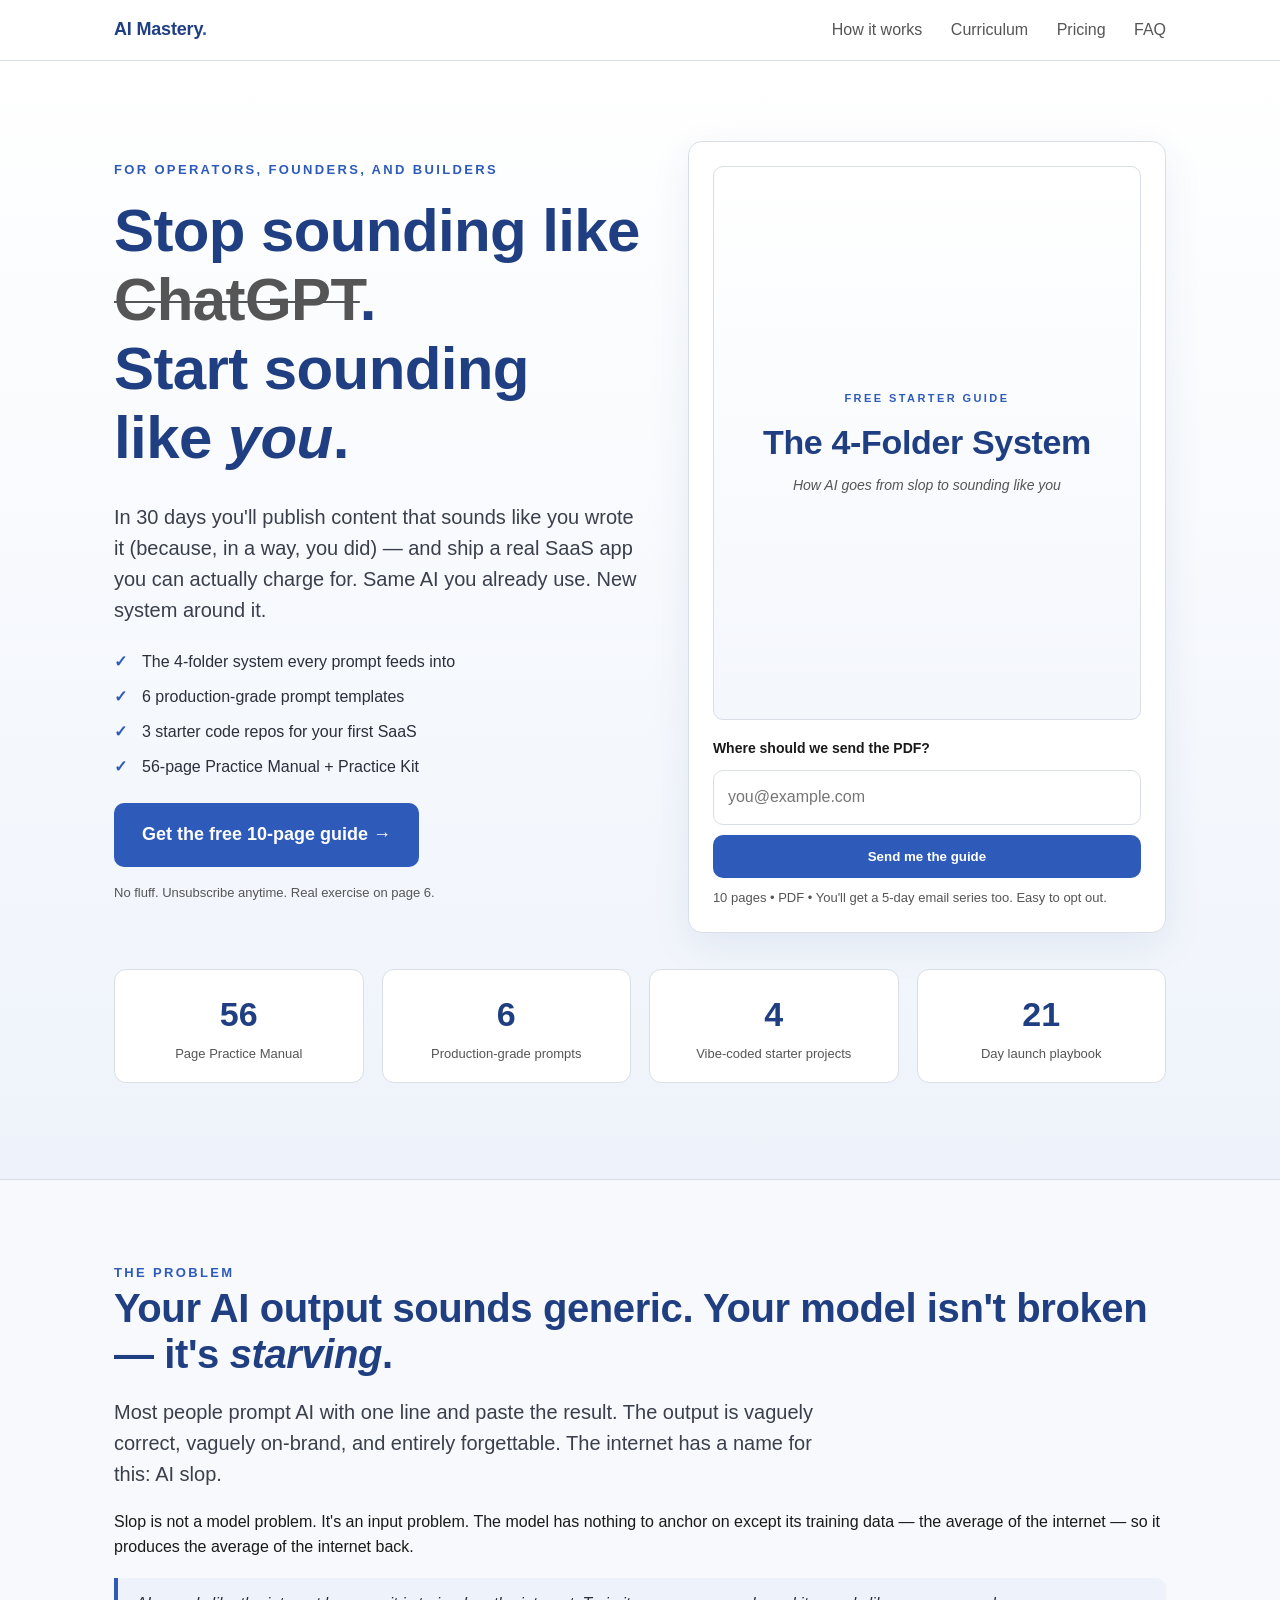
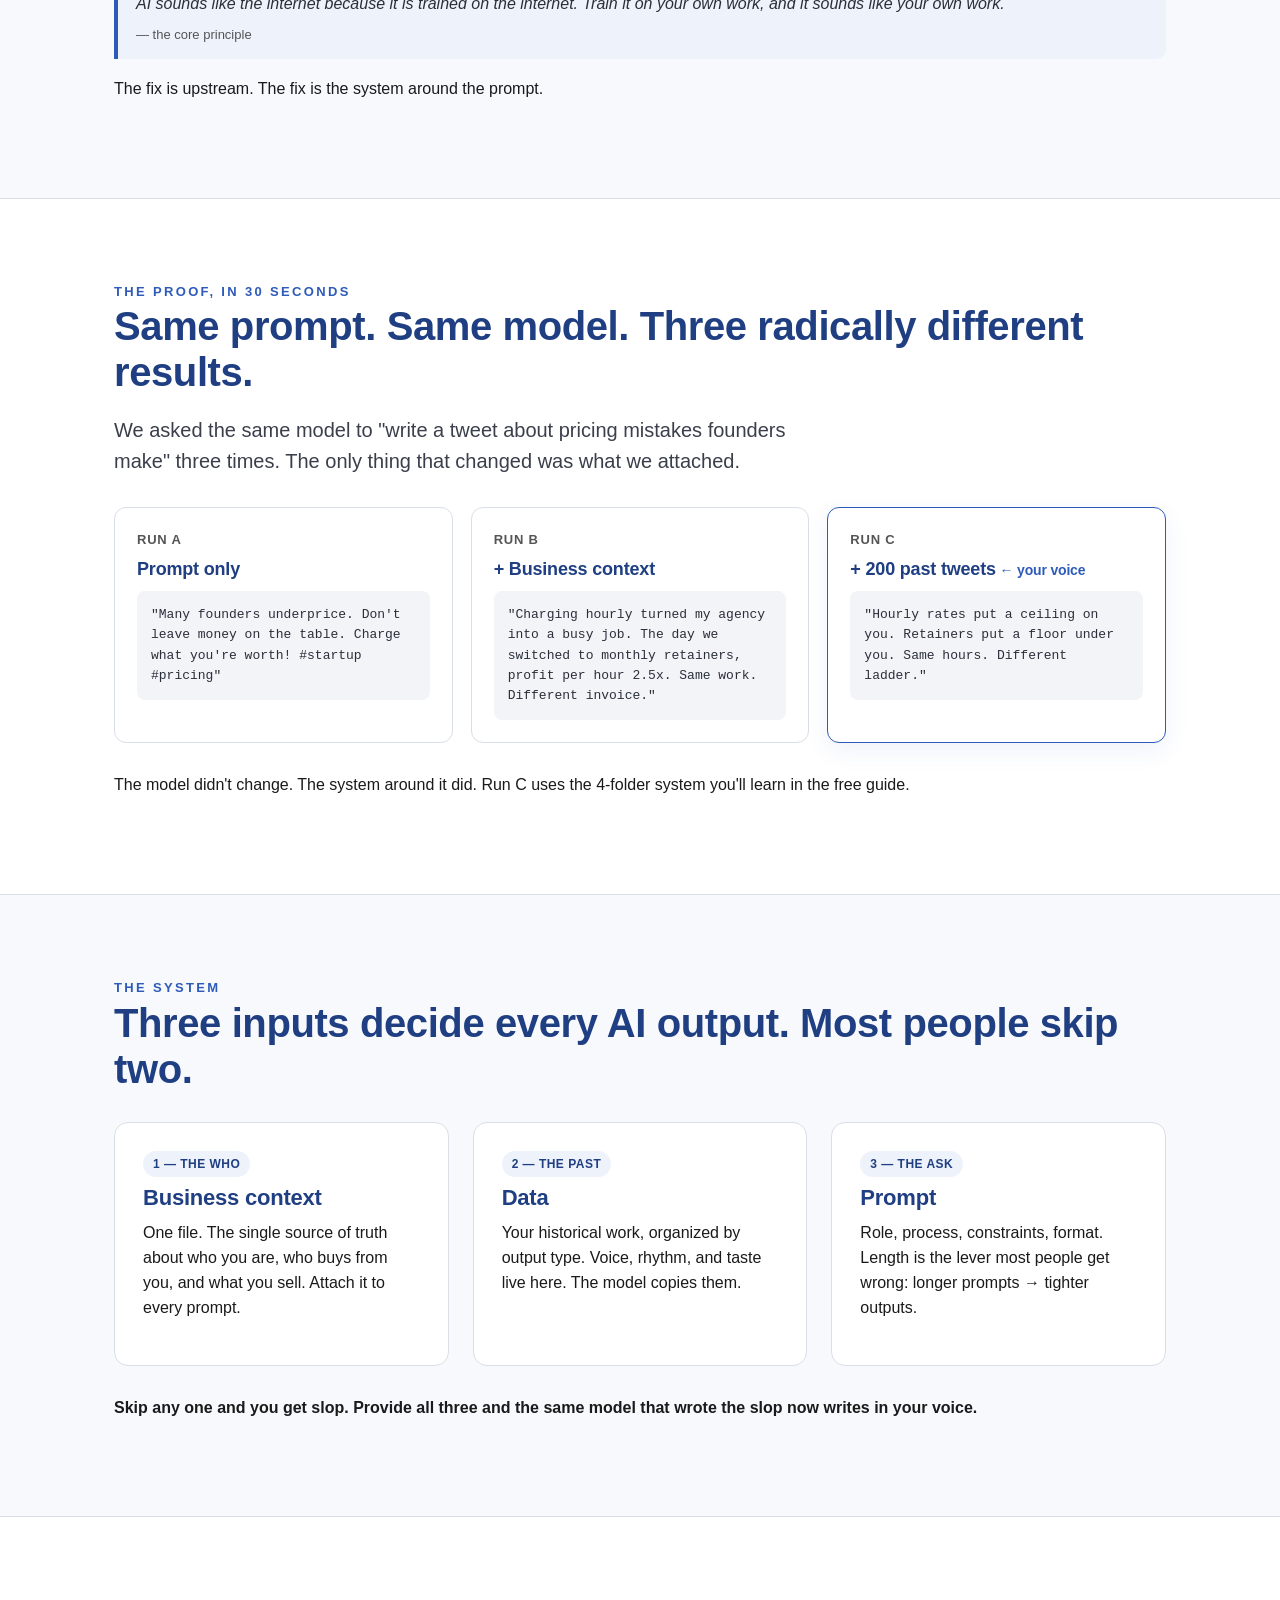
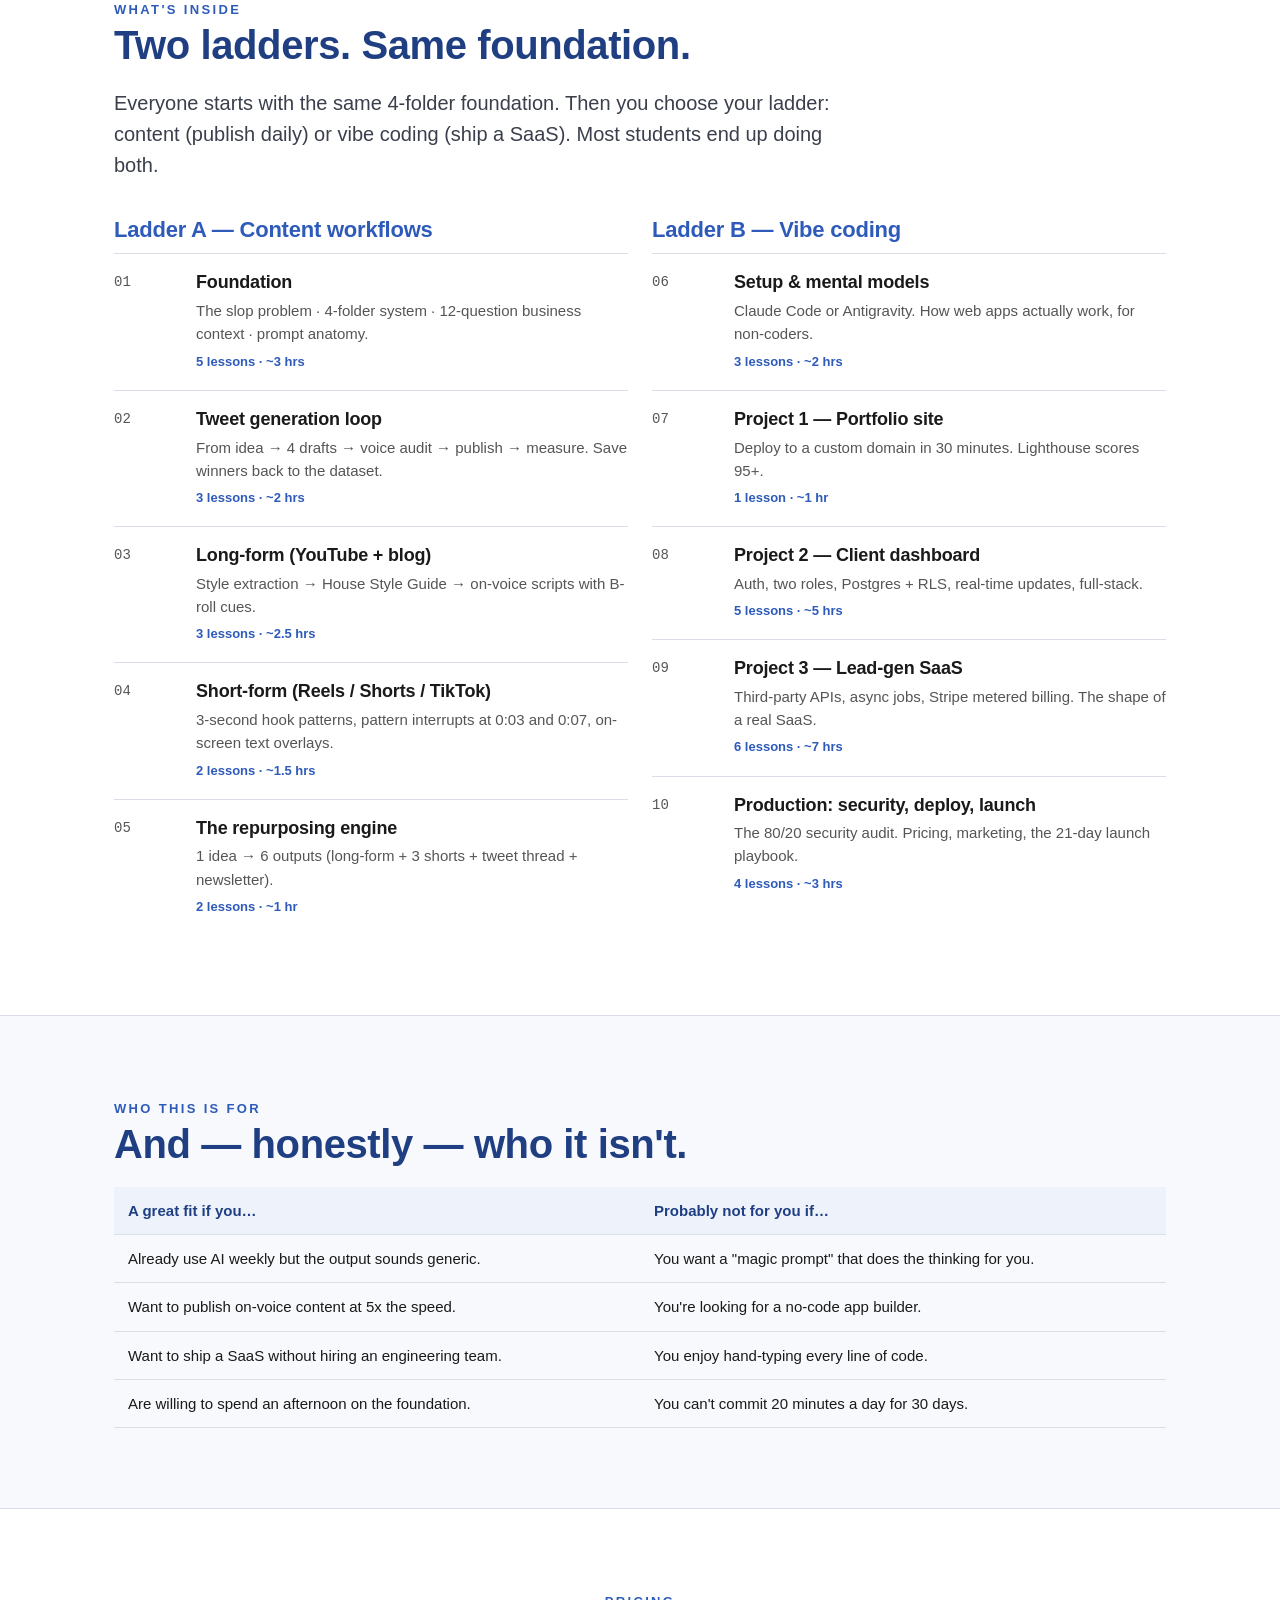
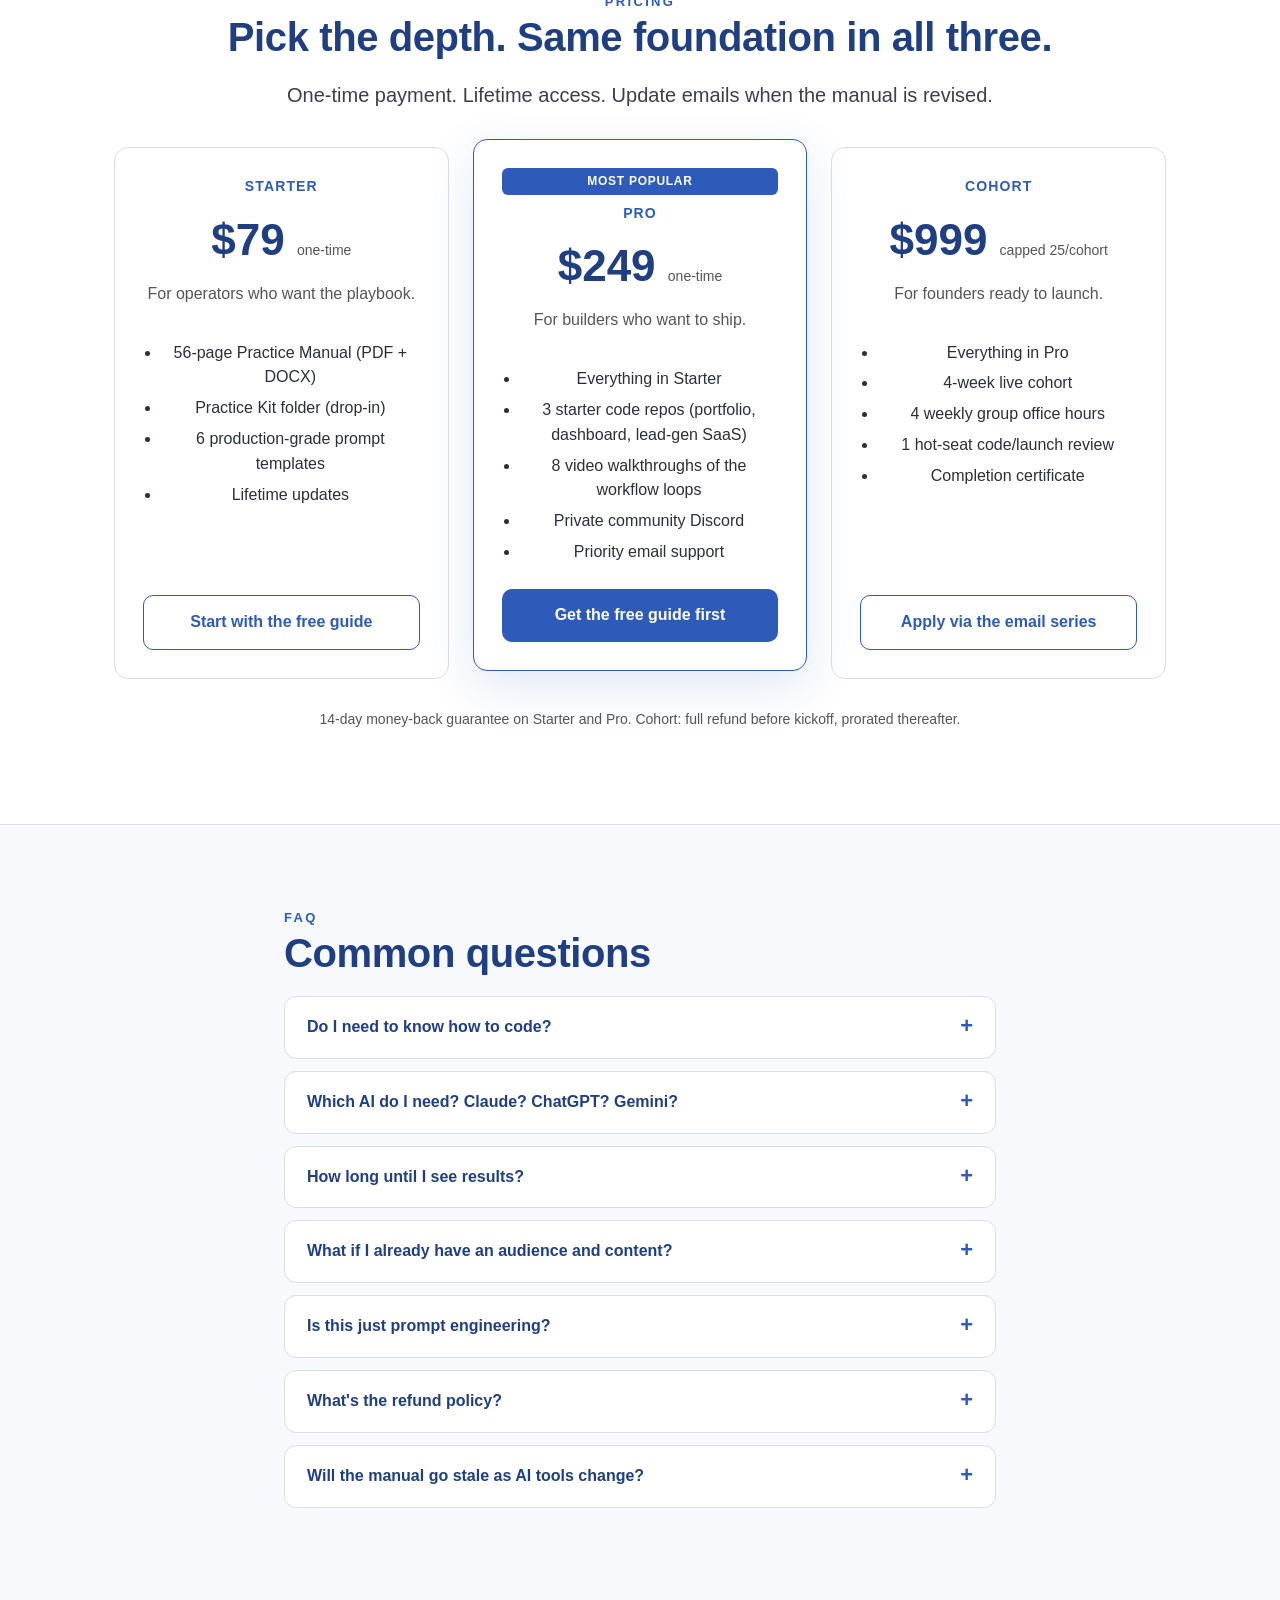
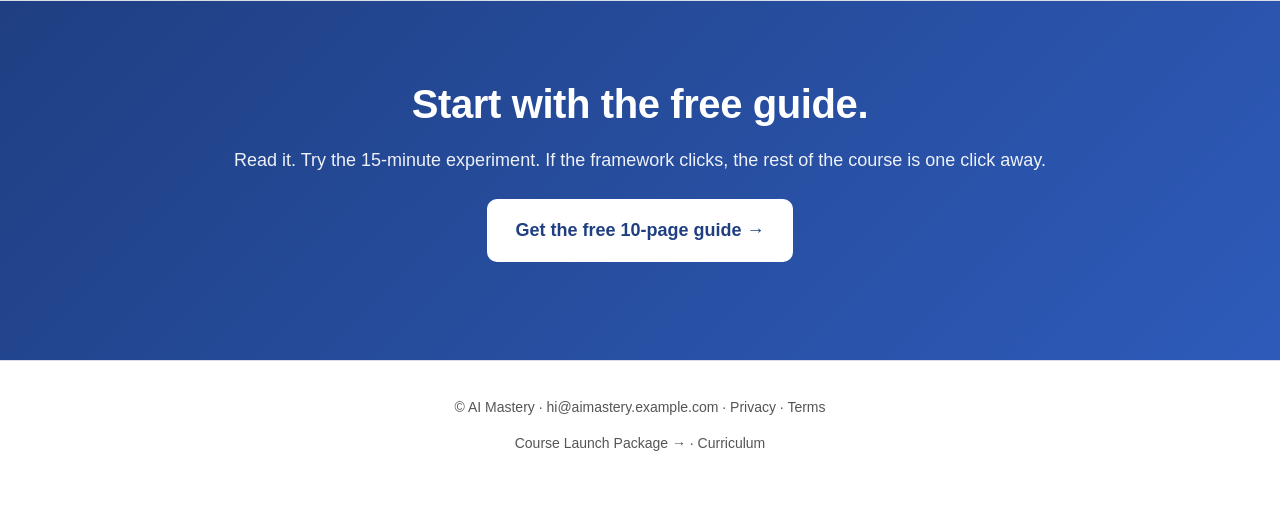
<file: index.html>
<!doctype html>
<html lang="en">
<head>
<meta charset="utf-8">
<meta name="viewport" content="width=device-width,initial-scale=1">
<title>AI Mastery — From Slop to Shipped</title>
<meta name="description" content="The system that takes you from generic AI output to on-voice content and shipped SaaS in 30 days. Free 10-page starter guide.">
<meta property="og:title" content="AI Mastery — From Slop to Shipped">
<meta property="og:description" content="A 4-folder system that makes AI sound like you, plus a complete vibe-coding curriculum.">
<style>
  :root{
    --accent:#2E5BBA; --accent-dark:#1F3F82; --accent-soft:#EEF3FB;
    --ink:#1A1A1A; --muted:#555; --rule:#D9DEE7; --bg:#fff; --bg-alt:#F7F9FC;
    --warn-bg:#FDF3E7; --win-bg:#ECF7EE;
    --max:1100px; --radius:14px;
    --font-sans: -apple-system, BlinkMacSystemFont, "Segoe UI", "Helvetica Neue", Arial, sans-serif;
    --font-mono: "SF Mono", "Consolas", "Menlo", monospace;
  }
  *{box-sizing:border-box}
  html,body{margin:0;padding:0}
  body{font:16px/1.55 var(--font-sans); color:var(--ink); background:var(--bg); -webkit-font-smoothing:antialiased}
  a{color:var(--accent); text-decoration:none}
  a:hover{text-decoration:underline}
  h1,h2,h3,h4{font-family:var(--font-sans); color:var(--accent-dark); line-height:1.15; letter-spacing:-0.01em; margin:0 0 .5em}
  h1{font-size:clamp(36px,5vw,60px); font-weight:800}
  h2{font-size:clamp(26px,3.2vw,40px); font-weight:800; margin-top:0}
  h3{font-size:22px; font-weight:700}
  h4{font-size:18px; font-weight:700; color:var(--ink)}
  p{margin:0 0 1em}
  .container{max-width:var(--max); margin:0 auto; padding:0 24px}
  .eyebrow{font-size:13px; letter-spacing:.18em; text-transform:uppercase; color:var(--accent); font-weight:700}
  .lede{font-size:20px; color:#3A3F4B; max-width:720px}
  .btn{display:inline-block; padding:14px 22px; background:var(--accent); color:#fff; border-radius:10px; font-weight:700; border:0; cursor:pointer; transition:transform .08s ease, background .15s ease}
  .btn:hover{background:var(--accent-dark); text-decoration:none; transform:translateY(-1px)}
  .btn.outline{background:transparent; color:var(--accent); border:1.5px solid var(--accent)}
  .btn.outline:hover{background:var(--accent-soft)}
  .btn.lg{padding:18px 28px; font-size:18px}
  /* Nav */
  nav.top{position:sticky; top:0; z-index:50; background:rgba(255,255,255,0.92); backdrop-filter:blur(8px); border-bottom:1px solid var(--rule)}
  nav.top .container{display:flex; align-items:center; justify-content:space-between; height:60px}
  .brand{font-weight:800; font-size:18px; color:var(--accent-dark); letter-spacing:-.01em}
  .brand span{color:var(--accent)}
  nav.top a.link{margin-left:24px; color:var(--muted); font-weight:500}
  nav.top a.link:hover{color:var(--ink); text-decoration:none}
  /* Hero */
  .hero{padding:80px 0 60px; background:linear-gradient(180deg, #fff 0%, var(--accent-soft) 100%)}
  .hero .grid{display:grid; grid-template-columns: 1.1fr 1fr; gap:48px; align-items:center}
  @media (max-width: 900px){.hero .grid{grid-template-columns:1fr; gap:32px}}
  .hero .pdfcard{background:#fff; border:1px solid var(--rule); border-radius:var(--radius); padding:24px; box-shadow:0 12px 40px rgba(31,63,130,0.08)}
  .pdfcard .mock{background:linear-gradient(180deg,#fff,#F4F7FC); border:1px solid var(--rule); border-radius:10px; padding:36px 28px; text-align:center; aspect-ratio:8.5/11; display:flex; flex-direction:column; justify-content:center; min-height:380px}
  .pdfcard .mock .stamp{color:var(--accent); font-size:11px; letter-spacing:.22em; text-transform:uppercase; font-weight:800; margin-bottom:18px}
  .pdfcard .mock h3.title{color:var(--accent-dark); font-size:34px; margin:0 0 14px; line-height:1.05}
  .pdfcard .mock .sub{color:var(--muted); font-style:italic; font-size:14px}
  .pdfcard form{display:grid; gap:10px; margin-top:18px}
  .pdfcard input[type="email"]{padding:14px 14px; border:1.5px solid var(--rule); border-radius:10px; font:inherit}
  .pdfcard input[type="email"]:focus{outline:none; border-color:var(--accent)}
  .pdfcard small{color:var(--muted); font-size:13px}
  .hero h1 .strike{color:var(--muted); text-decoration:line-through; text-decoration-thickness:2px}
  .hero ul.bullets{padding:0; margin:24px 0; list-style:none}
  .hero ul.bullets li{padding-left:28px; position:relative; margin-bottom:10px; color:#2A2F3A}
  .hero ul.bullets li::before{content:"✓"; position:absolute; left:0; top:0; color:var(--accent); font-weight:800}
  /* Section */
  section{padding:80px 0; border-top:1px solid var(--rule)}
  section.alt{background:var(--bg-alt)}
  .center{text-align:center}
  .grid-3{display:grid; grid-template-columns:repeat(3,1fr); gap:24px}
  .grid-2{display:grid; grid-template-columns:repeat(2,1fr); gap:24px}
  @media (max-width:900px){.grid-3,.grid-2{grid-template-columns:1fr}}
  .card{background:#fff; border:1px solid var(--rule); border-radius:var(--radius); padding:28px}
  .card h3{margin-top:0; color:var(--accent-dark)}
  .badge{display:inline-block; background:var(--accent-soft); color:var(--accent-dark); padding:4px 10px; border-radius:100px; font-size:12px; font-weight:700; letter-spacing:.04em; text-transform:uppercase; margin-bottom:8px}
  /* Three-runs comparison */
  .runs{display:grid; grid-template-columns:repeat(3,1fr); gap:18px; margin-top:30px}
  @media (max-width:900px){.runs{grid-template-columns:1fr}}
  .run{background:#fff; border:1px solid var(--rule); border-radius:12px; padding:22px}
  .run header{font-size:13px; letter-spacing:.06em; text-transform:uppercase; color:var(--muted); margin-bottom:8px; font-weight:700}
  .run h4{color:var(--accent-dark); margin:0 0 12px}
  .run pre{font:13px/1.55 var(--font-mono); background:#F2F4F8; padding:14px; border-radius:8px; white-space:pre-wrap; margin:0; color:#2A2F3A}
  .run.win{border-color:var(--accent); box-shadow:0 8px 24px rgba(46,91,186,0.08)}
  .run.win h4::after{content:" ← your voice"; color:var(--accent); font-size:14px; font-weight:600}
  /* Curriculum */
  .module{display:grid; grid-template-columns:64px 1fr; gap:18px; padding:18px 0; border-top:1px solid var(--rule)}
  .module:first-child{border-top:0; padding-top:0}
  .module .num{font-family:var(--font-mono); font-size:14px; color:var(--muted)}
  .module h4{margin:0 0 6px; font-size:18px}
  .module p{margin:0; color:var(--muted); font-size:15px}
  .module .meta{font-size:13px; color:var(--accent); font-weight:600; margin-top:6px}
  /* Pricing */
  .price-grid{display:grid; grid-template-columns:repeat(3,1fr); gap:24px; margin-top:36px}
  @media (max-width:900px){.price-grid{grid-template-columns:1fr}}
  .price{background:#fff; border:1px solid var(--rule); border-radius:var(--radius); padding:28px; display:flex; flex-direction:column}
  .price.featured{border-color:var(--accent); box-shadow:0 16px 50px rgba(46,91,186,0.14); transform:translateY(-8px)}
  .price .tier{font-size:14px; color:var(--accent); font-weight:700; letter-spacing:.08em; text-transform:uppercase}
  .price .num{font-size:44px; font-weight:800; color:var(--accent-dark); margin:8px 0}
  .price .num small{font-size:14px; font-weight:500; color:var(--muted)}
  .price ul{padding-left:18px; margin:18px 0; color:#2A2F3A}
  .price ul li{margin-bottom:6px}
  .price .btn{margin-top:auto; text-align:center}
  .ribbon{display:inline-block; background:var(--accent); color:#fff; padding:4px 12px; border-radius:6px; font-size:12px; font-weight:800; letter-spacing:.06em; text-transform:uppercase; margin-bottom:8px}
  /* FAQ */
  details{background:#fff; border:1px solid var(--rule); border-radius:12px; padding:18px 22px; margin-bottom:12px}
  details[open]{border-color:var(--accent)}
  summary{font-weight:700; cursor:pointer; color:var(--accent-dark); list-style:none}
  summary::-webkit-details-marker{display:none}
  summary::after{content:"+"; float:right; color:var(--accent); font-weight:800; font-size:22px; line-height:1}
  details[open] summary::after{content:"−"}
  details > p{margin-top:10px; color:#2A2F3A}
  /* Final CTA */
  .finalcta{background:linear-gradient(135deg, var(--accent-dark) 0%, var(--accent) 100%); color:#fff; padding:80px 0; text-align:center}
  .finalcta h2{color:#fff}
  .finalcta p{color:rgba(255,255,255,0.92); font-size:18px}
  .finalcta .btn{background:#fff; color:var(--accent-dark)}
  .finalcta .btn:hover{background:#fff; color:var(--accent)}
  /* Footer */
  footer.site{padding:36px 0; color:var(--muted); font-size:14px; text-align:center; border-top:1px solid var(--rule)}
  footer.site a{color:var(--muted)}
  /* Quote callouts */
  .quote{border-left:4px solid var(--accent); padding:14px 18px; background:var(--accent-soft); border-radius:0 10px 10px 0; font-style:italic; color:#2A2F3A; margin:18px 0}
  .quote cite{display:block; margin-top:8px; font-style:normal; font-size:13px; color:var(--muted)}
  /* Compare table */
  table.t{width:100%; border-collapse:collapse; margin-top:18px; font-size:15px}
  table.t th, table.t td{padding:12px 14px; text-align:left; border-bottom:1px solid var(--rule)}
  table.t th{background:var(--accent-soft); color:var(--accent-dark); font-weight:700}
  /* Stats */
  .stats{display:grid; grid-template-columns:repeat(4,1fr); gap:18px; margin:36px 0}
  @media(max-width:900px){.stats{grid-template-columns:repeat(2,1fr)}}
  .stat{text-align:center; padding:18px; background:#fff; border:1px solid var(--rule); border-radius:12px}
  .stat .n{font-size:34px; font-weight:800; color:var(--accent-dark)}
  .stat .l{font-size:13px; color:var(--muted); margin-top:4px}
</style>
</head>
<body>

<nav class="top">
  <div class="container">
    <div class="brand">AI&nbsp;Mastery<span>.</span></div>
    <div>
      <a class="link" href="#how">How it works</a>
      <a class="link" href="#curriculum">Curriculum</a>
      <a class="link" href="#pricing">Pricing</a>
      <a class="link" href="#faq">FAQ</a>
    </div>
  </div>
</nav>

<!-- HERO -->
<section class="hero" style="border-top:0">
  <div class="container">
    <div class="grid">
      <div>
        <span class="eyebrow">For operators, founders, and builders</span>
        <h1 style="margin-top:14px">Stop sounding like <span class="strike">ChatGPT</span>.<br>Start sounding like <em style="font-style:italic">you</em>.</h1>
        <p class="lede">In 30 days you'll publish content that sounds like you wrote it (because, in a way, you did) — and ship a real SaaS app you can actually charge for. Same AI you already use. New system around it.</p>
        <ul class="bullets">
          <li>The 4-folder system every prompt feeds into</li>
          <li>6 production-grade prompt templates</li>
          <li>3 starter code repos for your first SaaS</li>
          <li>56-page Practice Manual + Practice Kit</li>
        </ul>
        <p style="margin-top:24px">
          <a class="btn lg" href="#optin">Get the free 10-page guide →</a>
        </p>
        <p style="font-size:13px; color:var(--muted); margin-top:8px">No fluff. Unsubscribe anytime. Real exercise on page 6.</p>
      </div>
      <div class="pdfcard" id="optin">
        <div class="mock">
          <div class="stamp">Free Starter Guide</div>
          <h3 class="title">The 4-Folder System</h3>
          <div class="sub">How AI goes from slop to sounding like you</div>
        </div>
        <form onsubmit="return submitOptin(event)">
          <label for="email" style="font-size:14px; font-weight:600">Where should we send the PDF?</label>
          <input id="email" type="email" placeholder="you@example.com" required>
          <button class="btn" type="submit">Send me the guide</button>
          <small>10 pages • PDF • You'll get a 5-day email series too. Easy to opt out.</small>
        </form>
      </div>
    </div>

    <div class="stats">
      <div class="stat"><div class="n">56</div><div class="l">Page Practice Manual</div></div>
      <div class="stat"><div class="n">6</div><div class="l">Production-grade prompts</div></div>
      <div class="stat"><div class="n">4</div><div class="l">Vibe-coded starter projects</div></div>
      <div class="stat"><div class="n">21</div><div class="l">Day launch playbook</div></div>
    </div>
  </div>
</section>

<!-- PROBLEM -->
<section id="problem" class="alt">
  <div class="container">
    <span class="eyebrow">The problem</span>
    <h2>Your AI output sounds generic. Your model isn't broken — it's <em>starving</em>.</h2>
    <p class="lede">Most people prompt AI with one line and paste the result. The output is vaguely correct, vaguely on-brand, and entirely forgettable. The internet has a name for this: AI slop.</p>
    <p>Slop is not a model problem. It's an input problem. The model has nothing to anchor on except its training data — the average of the internet — so it produces the average of the internet back.</p>
    <div class="quote">AI sounds like the internet because it is trained on the internet. Train it on your own work, and it sounds like your own work.<cite>— the core principle</cite></div>
    <p>The fix is upstream. The fix is the system around the prompt.</p>
  </div>
</section>

<!-- PROOF -->
<section id="how">
  <div class="container">
    <span class="eyebrow">The proof, in 30 seconds</span>
    <h2>Same prompt. Same model. Three radically different results.</h2>
    <p class="lede">We asked the same model to "write a tweet about pricing mistakes founders make" three times. The only thing that changed was what we attached.</p>

    <div class="runs">
      <div class="run">
        <header>Run A</header>
        <h4>Prompt only</h4>
        <pre>"Many founders underprice. Don't leave money on the table. Charge what you're worth! #startup #pricing"</pre>
      </div>
      <div class="run">
        <header>Run B</header>
        <h4>+ Business context</h4>
        <pre>"Charging hourly turned my agency into a busy job. The day we switched to monthly retainers, profit per hour 2.5x. Same work. Different invoice."</pre>
      </div>
      <div class="run win">
        <header>Run C</header>
        <h4>+ 200 past tweets</h4>
        <pre>"Hourly rates put a ceiling on you. Retainers put a floor under you. Same hours. Different ladder."</pre>
      </div>
    </div>

    <p style="margin-top:30px">The model didn't change. The system around it did. Run C uses the 4-folder system you'll learn in the free guide.</p>
  </div>
</section>

<!-- THE SYSTEM -->
<section class="alt">
  <div class="container">
    <span class="eyebrow">The system</span>
    <h2>Three inputs decide every AI output. Most people skip two.</h2>
    <div class="grid-3" style="margin-top:30px">
      <div class="card"><span class="badge">1 — The who</span><h3>Business context</h3><p>One file. The single source of truth about who you are, who buys from you, and what you sell. Attach it to every prompt.</p></div>
      <div class="card"><span class="badge">2 — The past</span><h3>Data</h3><p>Your historical work, organized by output type. Voice, rhythm, and taste live here. The model copies them.</p></div>
      <div class="card"><span class="badge">3 — The ask</span><h3>Prompt</h3><p>Role, process, constraints, format. Length is the lever most people get wrong: longer prompts → tighter outputs.</p></div>
    </div>
    <p style="margin-top:30px"><strong>Skip any one and you get slop. Provide all three and the same model that wrote the slop now writes in your voice.</strong></p>
  </div>
</section>

<!-- CURRICULUM -->
<section id="curriculum">
  <div class="container">
    <span class="eyebrow">What's inside</span>
    <h2>Two ladders. Same foundation.</h2>
    <p class="lede">Everyone starts with the same 4-folder foundation. Then you choose your ladder: content (publish daily) or vibe coding (ship a SaaS). Most students end up doing both.</p>

    <div class="grid-2" style="margin-top:36px">
      <div>
        <h3 style="color:var(--accent)">Ladder A — Content workflows</h3>
        <div class="module"><div class="num">01</div><div><h4>Foundation</h4><p>The slop problem · 4-folder system · 12-question business context · prompt anatomy.</p><div class="meta">5 lessons · ~3 hrs</div></div></div>
        <div class="module"><div class="num">02</div><div><h4>Tweet generation loop</h4><p>From idea → 4 drafts → voice audit → publish → measure. Save winners back to the dataset.</p><div class="meta">3 lessons · ~2 hrs</div></div></div>
        <div class="module"><div class="num">03</div><div><h4>Long-form (YouTube + blog)</h4><p>Style extraction → House Style Guide → on-voice scripts with B-roll cues.</p><div class="meta">3 lessons · ~2.5 hrs</div></div></div>
        <div class="module"><div class="num">04</div><div><h4>Short-form (Reels / Shorts / TikTok)</h4><p>3-second hook patterns, pattern interrupts at 0:03 and 0:07, on-screen text overlays.</p><div class="meta">2 lessons · ~1.5 hrs</div></div></div>
        <div class="module"><div class="num">05</div><div><h4>The repurposing engine</h4><p>1 idea → 6 outputs (long-form + 3 shorts + tweet thread + newsletter).</p><div class="meta">2 lessons · ~1 hr</div></div></div>
      </div>
      <div>
        <h3 style="color:var(--accent)">Ladder B — Vibe coding</h3>
        <div class="module"><div class="num">06</div><div><h4>Setup &amp; mental models</h4><p>Claude Code or Antigravity. How web apps actually work, for non-coders.</p><div class="meta">3 lessons · ~2 hrs</div></div></div>
        <div class="module"><div class="num">07</div><div><h4>Project 1 — Portfolio site</h4><p>Deploy to a custom domain in 30 minutes. Lighthouse scores 95+.</p><div class="meta">1 lesson · ~1 hr</div></div></div>
        <div class="module"><div class="num">08</div><div><h4>Project 2 — Client dashboard</h4><p>Auth, two roles, Postgres + RLS, real-time updates, full-stack.</p><div class="meta">5 lessons · ~5 hrs</div></div></div>
        <div class="module"><div class="num">09</div><div><h4>Project 3 — Lead-gen SaaS</h4><p>Third-party APIs, async jobs, Stripe metered billing. The shape of a real SaaS.</p><div class="meta">6 lessons · ~7 hrs</div></div></div>
        <div class="module"><div class="num">10</div><div><h4>Production: security, deploy, launch</h4><p>The 80/20 security audit. Pricing, marketing, the 21-day launch playbook.</p><div class="meta">4 lessons · ~3 hrs</div></div></div>
      </div>
    </div>
  </div>
</section>

<!-- WHO -->
<section class="alt">
  <div class="container">
    <span class="eyebrow">Who this is for</span>
    <h2>And — honestly — who it isn't.</h2>
    <table class="t">
      <thead><tr><th style="width:50%">A great fit if you…</th><th>Probably not for you if…</th></tr></thead>
      <tbody>
        <tr><td>Already use AI weekly but the output sounds generic.</td><td>You want a "magic prompt" that does the thinking for you.</td></tr>
        <tr><td>Want to publish on-voice content at 5x the speed.</td><td>You're looking for a no-code app builder.</td></tr>
        <tr><td>Want to ship a SaaS without hiring an engineering team.</td><td>You enjoy hand-typing every line of code.</td></tr>
        <tr><td>Are willing to spend an afternoon on the foundation.</td><td>You can't commit 20 minutes a day for 30 days.</td></tr>
      </tbody>
    </table>
  </div>
</section>

<!-- PRICING -->
<section id="pricing">
  <div class="container center">
    <span class="eyebrow">Pricing</span>
    <h2>Pick the depth. Same foundation in all three.</h2>
    <p class="lede" style="margin-left:auto; margin-right:auto">One-time payment. Lifetime access. Update emails when the manual is revised.</p>

    <div class="price-grid">
      <div class="price">
        <span class="tier">Starter</span>
        <div class="num">$79 <small>one-time</small></div>
        <p style="color:var(--muted)">For operators who want the playbook.</p>
        <ul>
          <li>56-page Practice Manual (PDF + DOCX)</li>
          <li>Practice Kit folder (drop-in)</li>
          <li>6 production-grade prompt templates</li>
          <li>Lifetime updates</li>
        </ul>
        <a class="btn outline" href="#optin">Start with the free guide</a>
      </div>
      <div class="price featured">
        <span class="ribbon">Most popular</span>
        <span class="tier">Pro</span>
        <div class="num">$249 <small>one-time</small></div>
        <p style="color:var(--muted)">For builders who want to ship.</p>
        <ul>
          <li>Everything in Starter</li>
          <li>3 starter code repos (portfolio, dashboard, lead-gen SaaS)</li>
          <li>8 video walkthroughs of the workflow loops</li>
          <li>Private community Discord</li>
          <li>Priority email support</li>
        </ul>
        <a class="btn" href="#optin">Get the free guide first</a>
      </div>
      <div class="price">
        <span class="tier">Cohort</span>
        <div class="num">$999 <small>capped 25/cohort</small></div>
        <p style="color:var(--muted)">For founders ready to launch.</p>
        <ul>
          <li>Everything in Pro</li>
          <li>4-week live cohort</li>
          <li>4 weekly group office hours</li>
          <li>1 hot-seat code/launch review</li>
          <li>Completion certificate</li>
        </ul>
        <a class="btn outline" href="#optin">Apply via the email series</a>
      </div>
    </div>

    <p style="margin-top:30px; color:var(--muted); font-size:14px">14-day money-back guarantee on Starter and Pro. Cohort: full refund before kickoff, prorated thereafter.</p>
  </div>
</section>

<!-- FAQ -->
<section id="faq" class="alt">
  <div class="container" style="max-width:760px">
    <span class="eyebrow">FAQ</span>
    <h2>Common questions</h2>
    <details><summary>Do I need to know how to code?</summary><p>No. The vibe-coding chapters assume zero programming background. They give you the mental model (web apps in five layers, CRUD as a thinking tool) and then walk you through prompting an AI to write the code while you review and ship.</p></details>
    <details><summary>Which AI do I need? Claude? ChatGPT? Gemini?</summary><p>Any modern frontier model works for the content side. For coding we recommend Claude Code or Antigravity (Google's IDE that bundles Gemini). The framework is portable — switch tools without rewriting your prompts.</p></details>
    <details><summary>How long until I see results?</summary><p>The 15-minute experiment in the free guide proves the principle the same day. Most students publish their first on-voice tweets in week 1 and ship the portfolio project in week 2. Lead-gen SaaS-shape projects typically take 3–4 weekends.</p></details>
    <details><summary>What if I already have an audience and content?</summary><p>You're in the best position. You have data — the most expensive part of the system. The course shows you how to feed it to the model so the model writes in your established voice instead of overriding it.</p></details>
    <details><summary>Is this just prompt engineering?</summary><p>No. Most courses teach prompts. This one teaches the system around the prompts so output quality compounds over time: business context, organized data, reusable prompt templates, and (in Pro) starter code repos. The prompt is the smallest part.</p></details>
    <details><summary>What's the refund policy?</summary><p>14 days, no questions, on Starter and Pro. For Cohort: full refund before kickoff; prorated thereafter.</p></details>
    <details><summary>Will the manual go stale as AI tools change?</summary><p>The principles (4-folder system, business context, data, prompts, security 80/20) are stack-independent. Specific tool screenshots get refreshed in updates — included free for life.</p></details>
  </div>
</section>

<!-- FINAL CTA -->
<section class="finalcta">
  <div class="container">
    <h2>Start with the free guide.</h2>
    <p>Read it. Try the 15-minute experiment. If the framework clicks, the rest of the course is one click away.</p>
    <p style="margin-top:24px"><a class="btn lg" href="#optin">Get the free 10-page guide →</a></p>
  </div>
</section>

<footer class="site">
  <div class="container">
    <p>© AI Mastery · <a href="mailto:hi@aimastery.example.com">hi@aimastery.example.com</a> · <a href="#">Privacy</a> · <a href="#">Terms</a></p>
    <p><a href="launch-package/index.html">Course Launch Package &rarr;</a> · <a href="curriculum/README.md">Curriculum</a></p>
  </div>
</footer>

<script>
  function submitOptin(e){
    e.preventDefault();
    var email = document.getElementById("email").value;
    if(!email) return false;
    // In production: POST to your ESP (Resend/MailerLite/ConvertKit) endpoint.
    // For now, simulate success and offer the PDF link.
    var card = document.querySelector(".pdfcard");
    card.innerHTML = '<h3 style="color:var(--accent-dark);margin-top:0">Check your inbox.</h3>'
      + '<p>We just sent the 10-page guide to <strong>' + email.replace(/[<>]/g,'') + '</strong>.</p>'
      + '<p>If it doesn\'t arrive in 2 minutes, check spam — or download it directly:</p>'
      + '<p><a class="btn" href="../01_Lead_Magnet/AI_Mastery_Starter_Guide.pdf" target="_blank">Download PDF now →</a></p>'
      + '<p style="font-size:13px; color:var(--muted); margin-top:18px">A 5-email series will follow. Day 0: deeper dive. Day 9: full course pricing &amp; bonus.</p>';
    return false;
  }
</script>
</body>
</html>
</file>
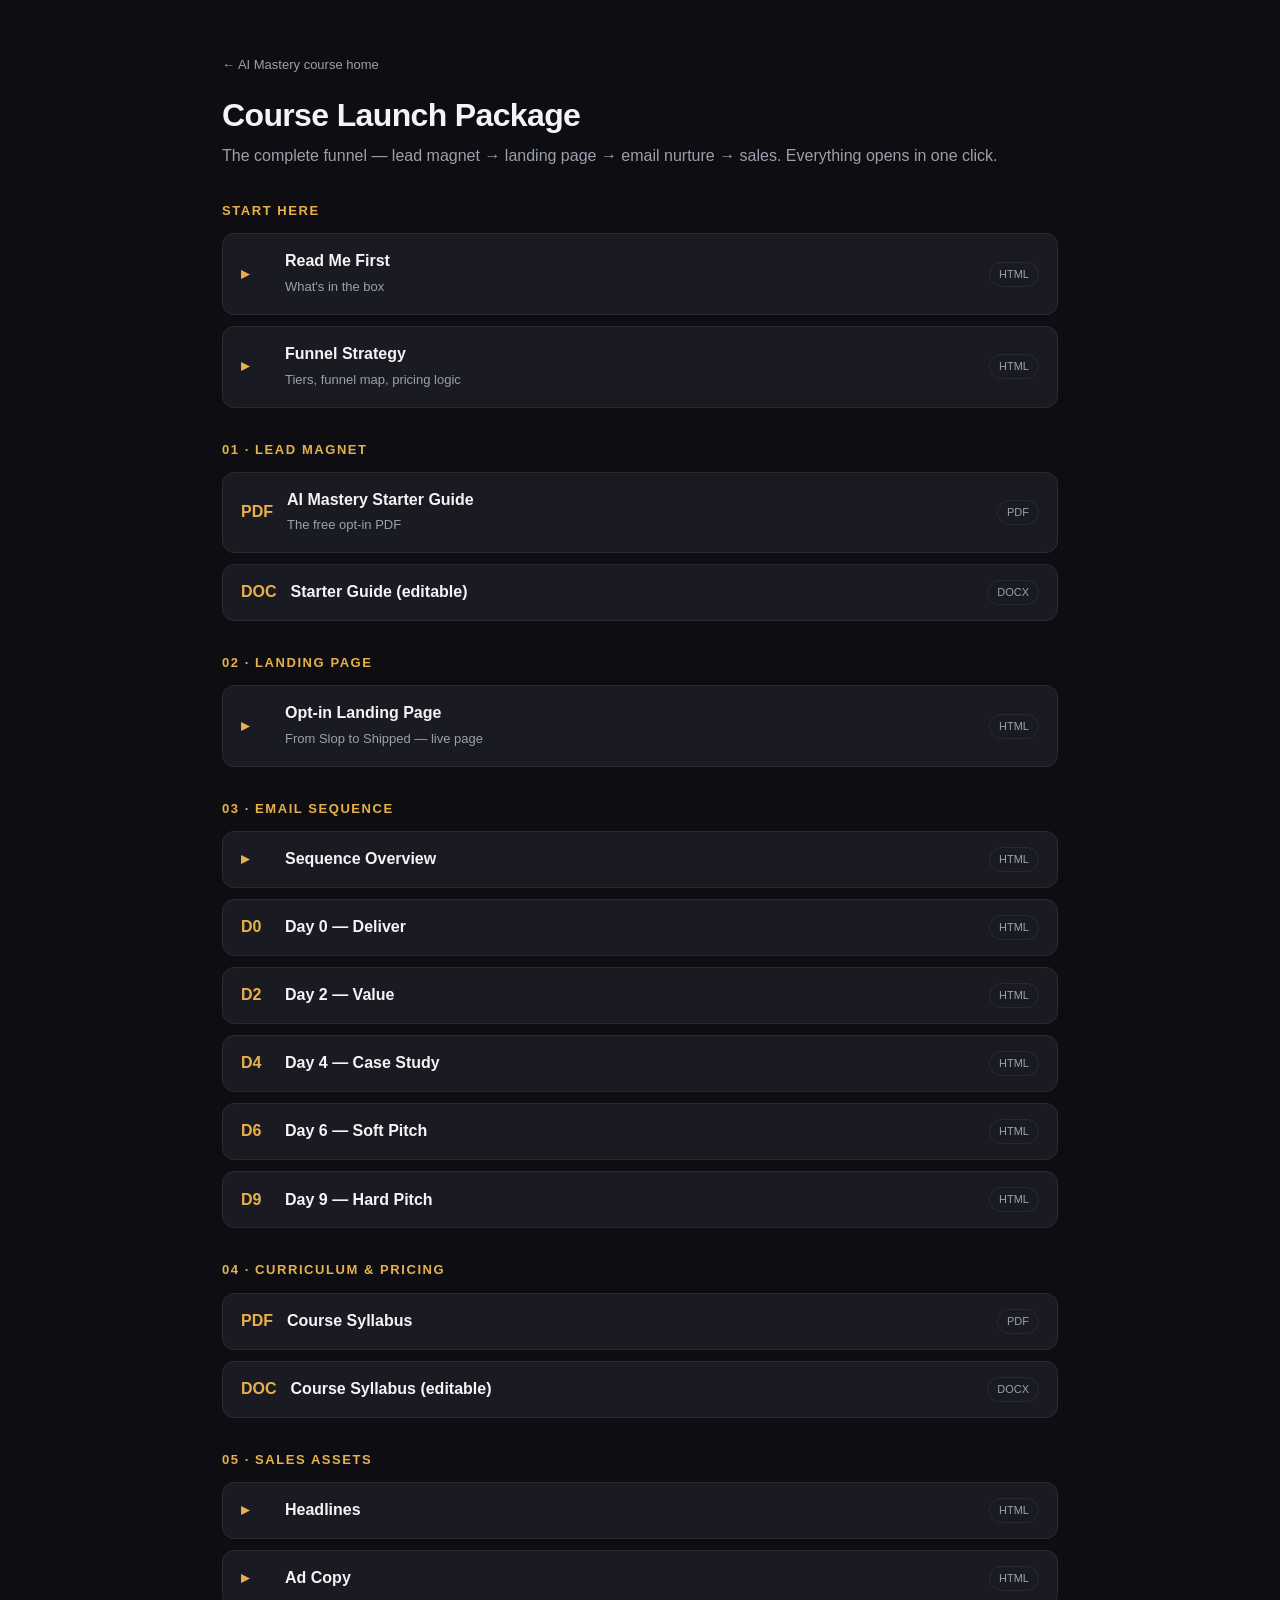
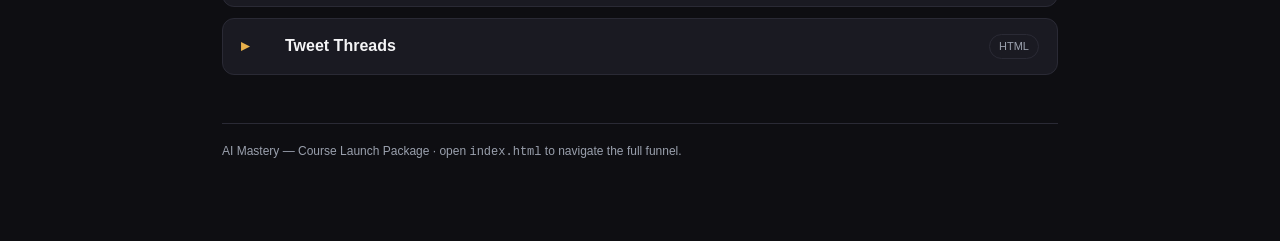
<file: launch-package/index.html>
<!DOCTYPE html>
<html lang="en">
<head>
<meta charset="UTF-8">
<meta name="viewport" content="width=device-width, initial-scale=1.0">
<title>AI Mastery — Course Launch Package</title>
<style>
  :root{--bg:#0e0e12;--card:#1a1a22;--line:#2a2a35;--ink:#f4f4f6;--mut:#9aa0ad;--acc:#e8b04b}
  *{box-sizing:border-box}
  body{margin:0;background:var(--bg);color:var(--ink);font:16px/1.55 -apple-system,BlinkMacSystemFont,"Segoe UI",Roboto,Helvetica,Arial,sans-serif}
  .wrap{max-width:880px;margin:0 auto;padding:52px 22px 80px}
  a.top{color:var(--mut);text-decoration:none;font-size:13px}
  h1{font-size:32px;margin:14px 0 4px;letter-spacing:-.02em}
  .sub{color:var(--mut);margin:0 0 32px}
  h2{font-size:13px;text-transform:uppercase;letter-spacing:.12em;color:var(--acc);margin:32px 0 12px}
  .grid{display:grid;gap:11px}
  a.card{display:flex;align-items:center;gap:14px;text-decoration:none;color:inherit;background:var(--card);border:1px solid var(--line);border-radius:12px;padding:15px 18px;transition:border-color .15s,transform .15s}
  a.card:hover{border-color:var(--acc);transform:translateY(-1px)}
  .num{color:var(--acc);font-weight:700;min-width:30px;font-variant-numeric:tabular-nums}
  .t{font-weight:600}.d{color:var(--mut);font-size:13px}
  .pill{margin-left:auto;font-size:11px;color:var(--mut);border:1px solid var(--line);border-radius:99px;padding:3px 9px;white-space:nowrap}
  footer{color:var(--mut);font-size:12px;margin-top:48px;border-top:1px solid var(--line);padding-top:18px}
</style>
</head>
<body>
<div class="wrap">
  <a class="top" href="../index.html">&larr; AI Mastery course home</a>
  <h1>Course Launch Package</h1>
  <p class="sub">The complete funnel — lead magnet → landing page → email nurture → sales. Everything opens in one click.</p>

  <h2>Start Here</h2>
  <div class="grid">
    <a class="card" href="README.html"><span class="num">▸</span><span><span class="t">Read Me First</span><br><span class="d">What's in the box</span></span><span class="pill">HTML</span></a>
    <a class="card" href="STRATEGY.html"><span class="num">▸</span><span><span class="t">Funnel Strategy</span><br><span class="d">Tiers, funnel map, pricing logic</span></span><span class="pill">HTML</span></a>
  </div>

  <h2>01 · Lead Magnet</h2>
  <div class="grid">
    <a class="card" href="01_Lead_Magnet/AI_Mastery_Starter_Guide.pdf"><span class="num">PDF</span><span><span class="t">AI Mastery Starter Guide</span><br><span class="d">The free opt-in PDF</span></span><span class="pill">PDF</span></a>
    <a class="card" href="01_Lead_Magnet/AI_Mastery_Starter_Guide.docx"><span class="num">DOC</span><span><span class="t">Starter Guide (editable)</span></span><span class="pill">DOCX</span></a>
  </div>

  <h2>02 · Landing Page</h2>
  <div class="grid">
    <a class="card" href="02_Landing_Page/index.html"><span class="num">▸</span><span><span class="t">Opt-in Landing Page</span><br><span class="d">From Slop to Shipped — live page</span></span><span class="pill">HTML</span></a>
  </div>

  <h2>03 · Email Sequence</h2>
  <div class="grid">
    <a class="card" href="03_Email_Sequence/README.html"><span class="num">▸</span><span><span class="t">Sequence Overview</span></span><span class="pill">HTML</span></a>
    <a class="card" href="03_Email_Sequence/00_day0_deliver.html"><span class="num">D0</span><span><span class="t">Day 0 — Deliver</span></span><span class="pill">HTML</span></a>
    <a class="card" href="03_Email_Sequence/01_day2_value.html"><span class="num">D2</span><span><span class="t">Day 2 — Value</span></span><span class="pill">HTML</span></a>
    <a class="card" href="03_Email_Sequence/02_day4_case.html"><span class="num">D4</span><span><span class="t">Day 4 — Case Study</span></span><span class="pill">HTML</span></a>
    <a class="card" href="03_Email_Sequence/03_day6_softpitch.html"><span class="num">D6</span><span><span class="t">Day 6 — Soft Pitch</span></span><span class="pill">HTML</span></a>
    <a class="card" href="03_Email_Sequence/04_day9_hardpitch.html"><span class="num">D9</span><span><span class="t">Day 9 — Hard Pitch</span></span><span class="pill">HTML</span></a>
  </div>

  <h2>04 · Curriculum &amp; Pricing</h2>
  <div class="grid">
    <a class="card" href="04_Curriculum_and_Pricing/Course_Syllabus.pdf"><span class="num">PDF</span><span><span class="t">Course Syllabus</span></span><span class="pill">PDF</span></a>
    <a class="card" href="04_Curriculum_and_Pricing/Course_Syllabus.docx"><span class="num">DOC</span><span><span class="t">Course Syllabus (editable)</span></span><span class="pill">DOCX</span></a>
  </div>

  <h2>05 · Sales Assets</h2>
  <div class="grid">
    <a class="card" href="05_Sales_Assets/headlines.html"><span class="num">▸</span><span><span class="t">Headlines</span></span><span class="pill">HTML</span></a>
    <a class="card" href="05_Sales_Assets/ad_copy.html"><span class="num">▸</span><span><span class="t">Ad Copy</span></span><span class="pill">HTML</span></a>
    <a class="card" href="05_Sales_Assets/tweet_threads.html"><span class="num">▸</span><span><span class="t">Tweet Threads</span></span><span class="pill">HTML</span></a>
  </div>

  <footer>AI Mastery — Course Launch Package · open <code>index.html</code> to navigate the full funnel.</footer>
</div>
</body>
</html>
</file>
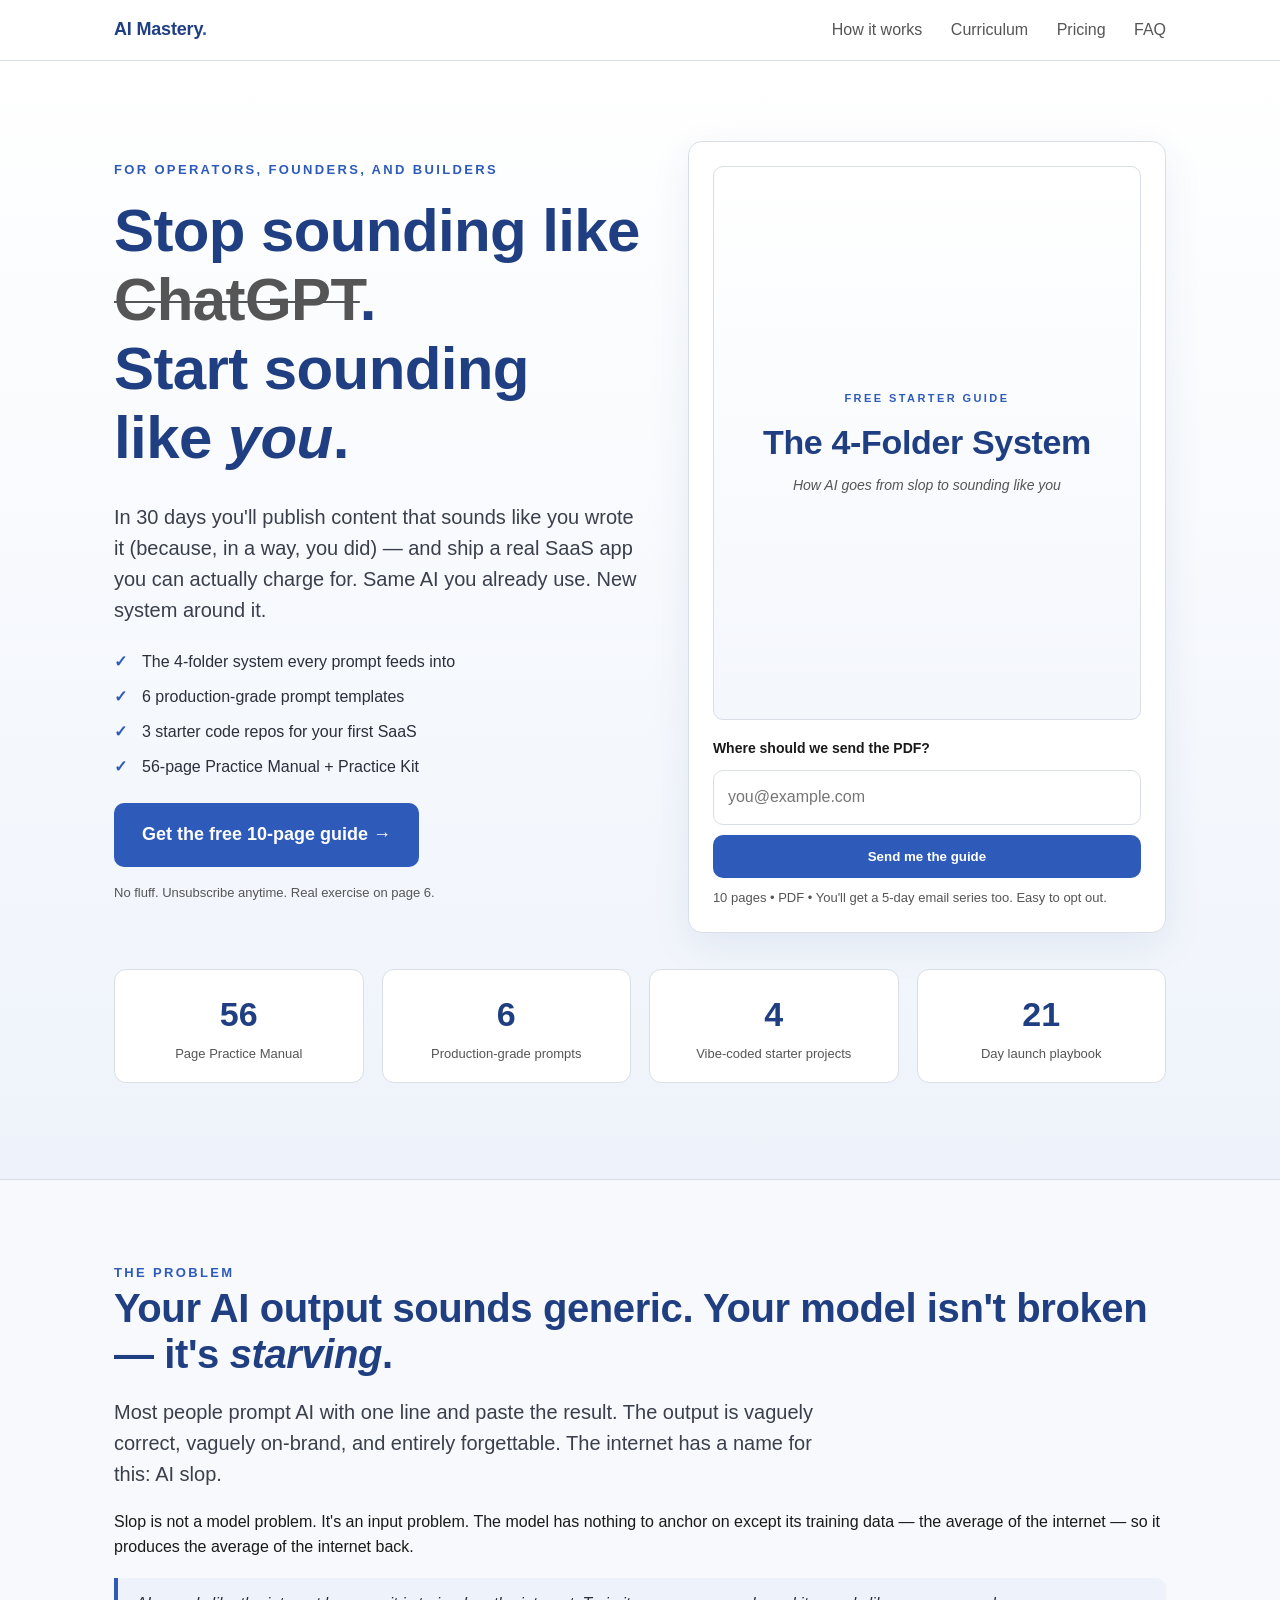
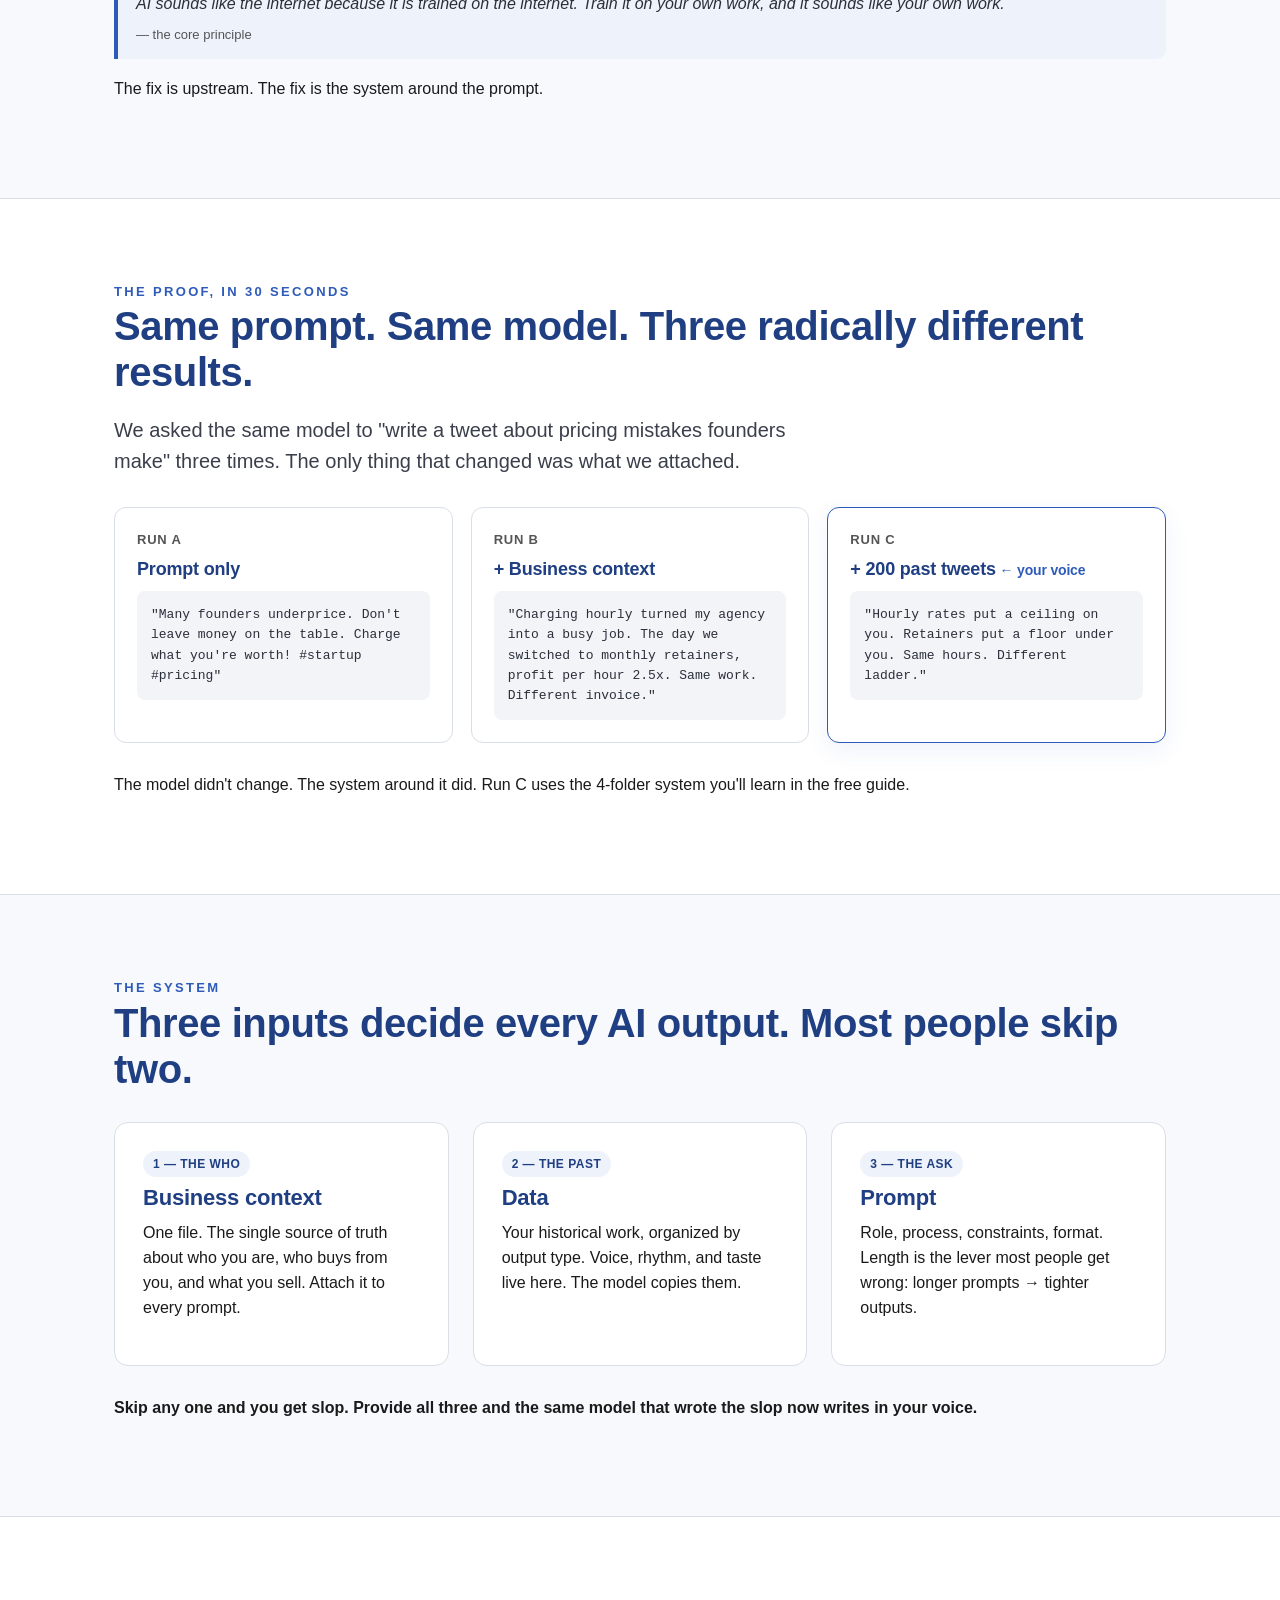
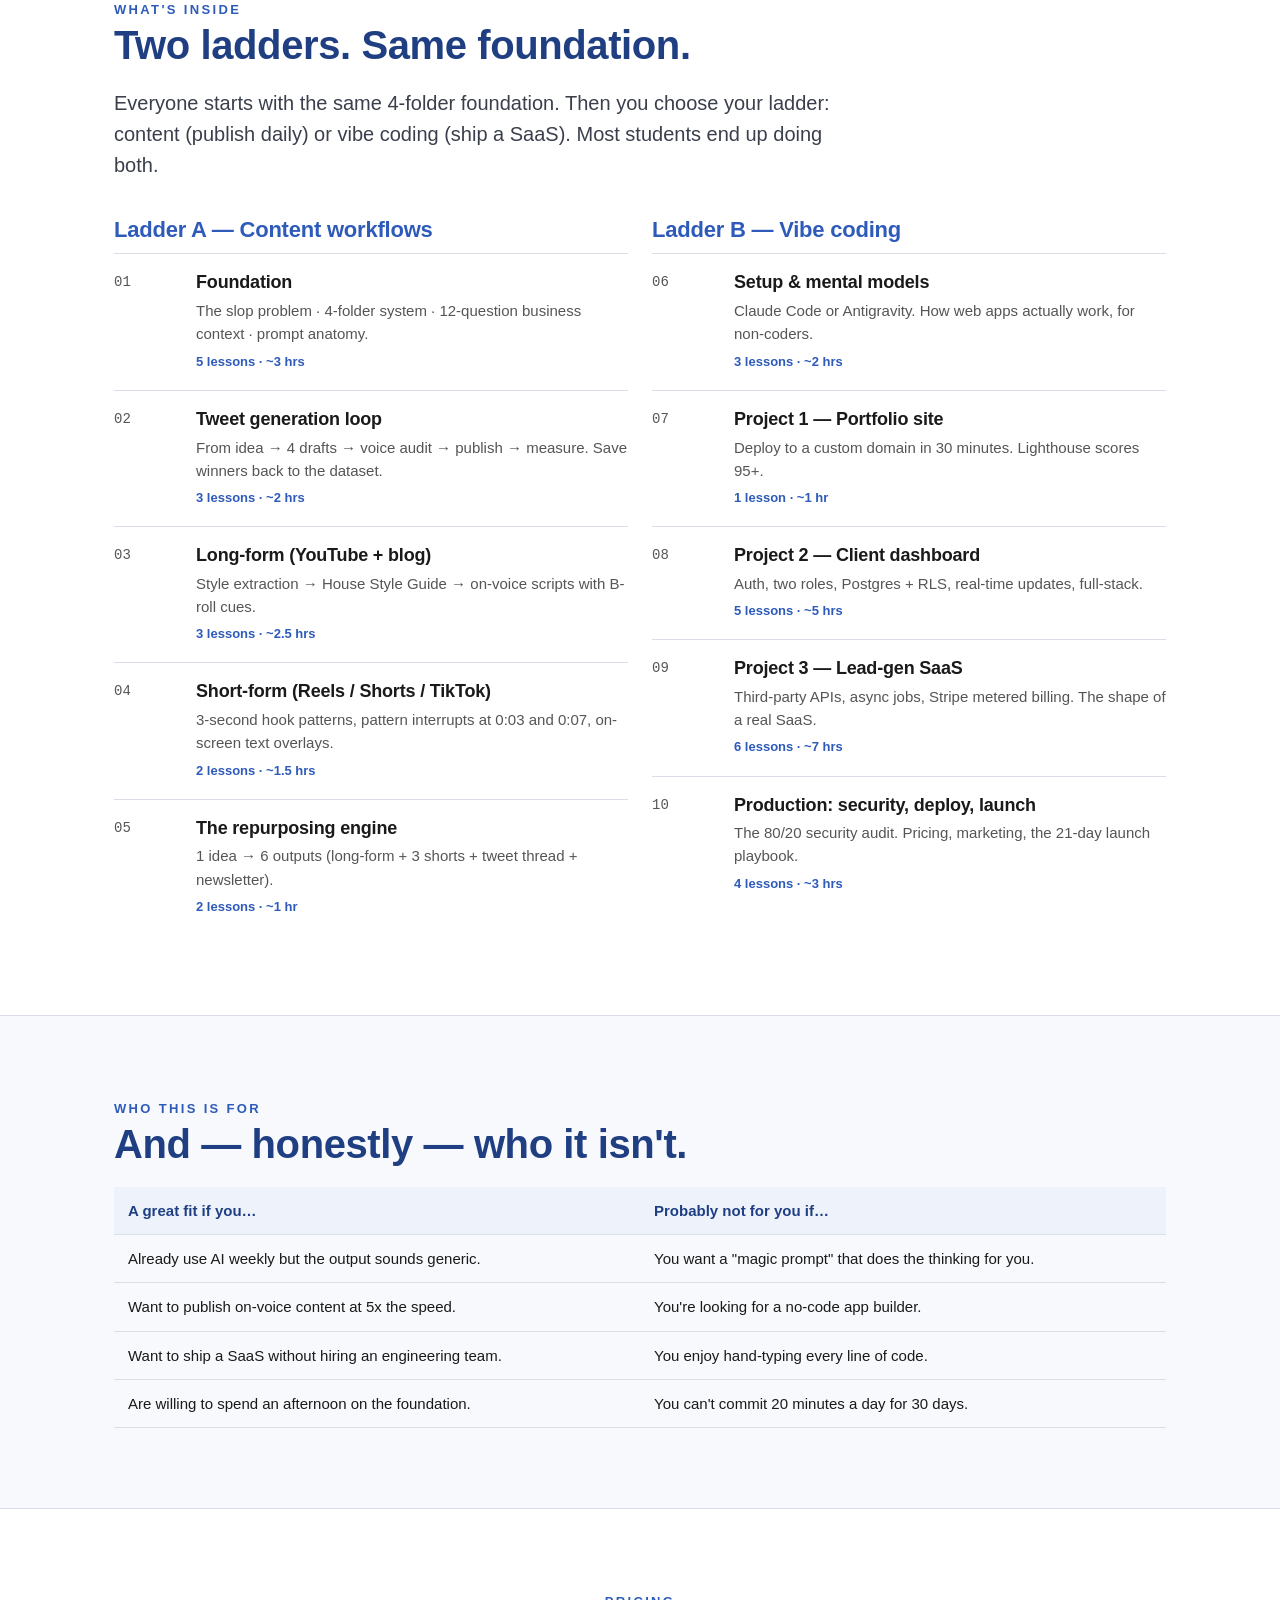
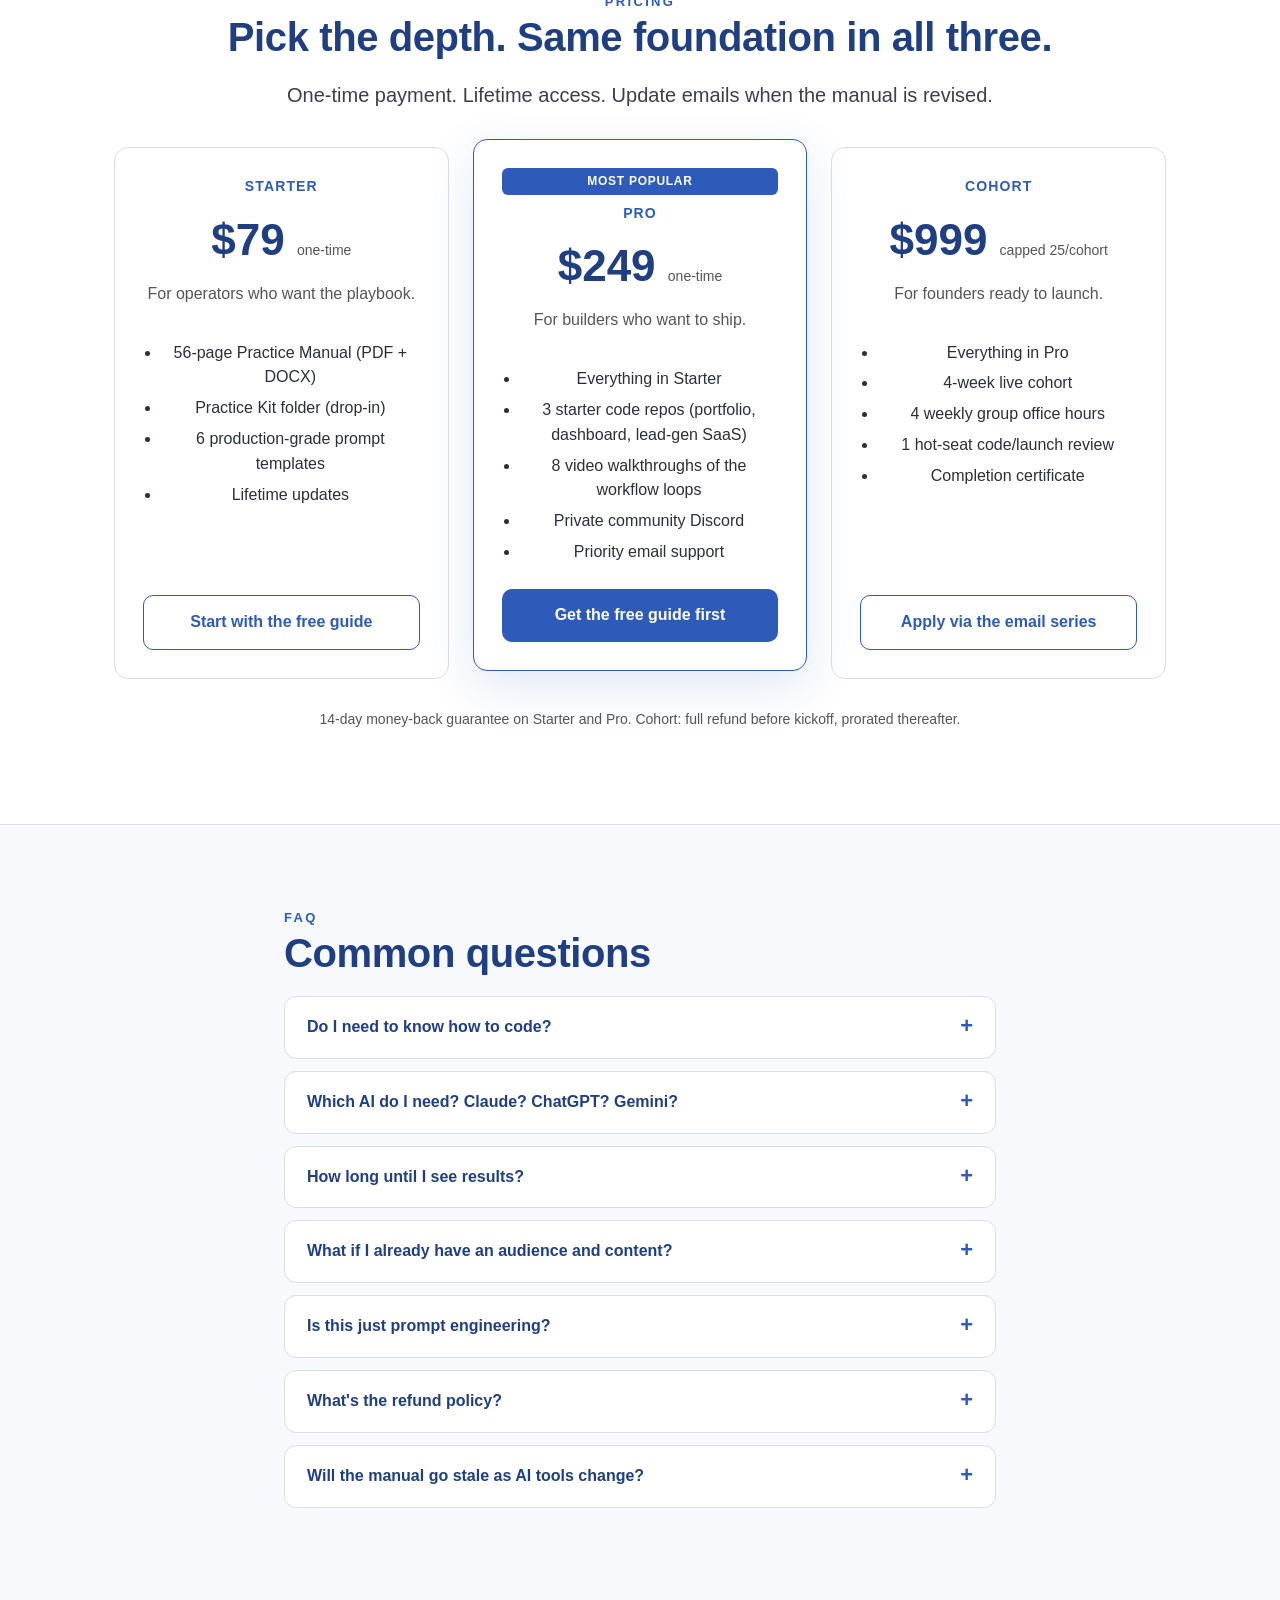
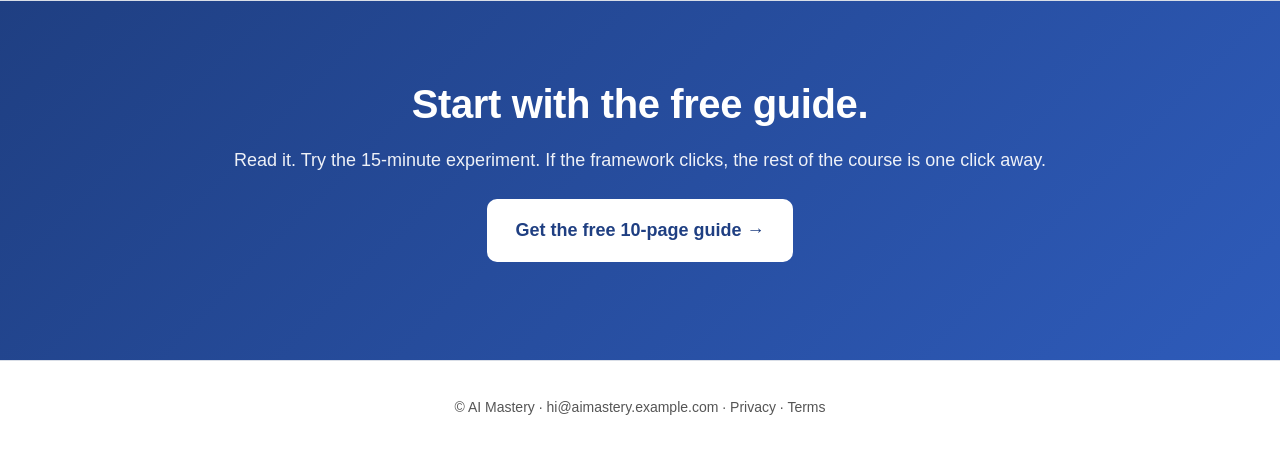
<file: launch-package/02_Landing_Page/index.html>
<!doctype html>
<html lang="en">
<head>
<meta charset="utf-8">
<meta name="viewport" content="width=device-width,initial-scale=1">
<title>AI Mastery — From Slop to Shipped</title>
<meta name="description" content="The system that takes you from generic AI output to on-voice content and shipped SaaS in 30 days. Free 10-page starter guide.">
<meta property="og:title" content="AI Mastery — From Slop to Shipped">
<meta property="og:description" content="A 4-folder system that makes AI sound like you, plus a complete vibe-coding curriculum.">
<style>
  :root{
    --accent:#2E5BBA; --accent-dark:#1F3F82; --accent-soft:#EEF3FB;
    --ink:#1A1A1A; --muted:#555; --rule:#D9DEE7; --bg:#fff; --bg-alt:#F7F9FC;
    --warn-bg:#FDF3E7; --win-bg:#ECF7EE;
    --max:1100px; --radius:14px;
    --font-sans: -apple-system, BlinkMacSystemFont, "Segoe UI", "Helvetica Neue", Arial, sans-serif;
    --font-mono: "SF Mono", "Consolas", "Menlo", monospace;
  }
  *{box-sizing:border-box}
  html,body{margin:0;padding:0}
  body{font:16px/1.55 var(--font-sans); color:var(--ink); background:var(--bg); -webkit-font-smoothing:antialiased}
  a{color:var(--accent); text-decoration:none}
  a:hover{text-decoration:underline}
  h1,h2,h3,h4{font-family:var(--font-sans); color:var(--accent-dark); line-height:1.15; letter-spacing:-0.01em; margin:0 0 .5em}
  h1{font-size:clamp(36px,5vw,60px); font-weight:800}
  h2{font-size:clamp(26px,3.2vw,40px); font-weight:800; margin-top:0}
  h3{font-size:22px; font-weight:700}
  h4{font-size:18px; font-weight:700; color:var(--ink)}
  p{margin:0 0 1em}
  .container{max-width:var(--max); margin:0 auto; padding:0 24px}
  .eyebrow{font-size:13px; letter-spacing:.18em; text-transform:uppercase; color:var(--accent); font-weight:700}
  .lede{font-size:20px; color:#3A3F4B; max-width:720px}
  .btn{display:inline-block; padding:14px 22px; background:var(--accent); color:#fff; border-radius:10px; font-weight:700; border:0; cursor:pointer; transition:transform .08s ease, background .15s ease}
  .btn:hover{background:var(--accent-dark); text-decoration:none; transform:translateY(-1px)}
  .btn.outline{background:transparent; color:var(--accent); border:1.5px solid var(--accent)}
  .btn.outline:hover{background:var(--accent-soft)}
  .btn.lg{padding:18px 28px; font-size:18px}
  /* Nav */
  nav.top{position:sticky; top:0; z-index:50; background:rgba(255,255,255,0.92); backdrop-filter:blur(8px); border-bottom:1px solid var(--rule)}
  nav.top .container{display:flex; align-items:center; justify-content:space-between; height:60px}
  .brand{font-weight:800; font-size:18px; color:var(--accent-dark); letter-spacing:-.01em}
  .brand span{color:var(--accent)}
  nav.top a.link{margin-left:24px; color:var(--muted); font-weight:500}
  nav.top a.link:hover{color:var(--ink); text-decoration:none}
  /* Hero */
  .hero{padding:80px 0 60px; background:linear-gradient(180deg, #fff 0%, var(--accent-soft) 100%)}
  .hero .grid{display:grid; grid-template-columns: 1.1fr 1fr; gap:48px; align-items:center}
  @media (max-width: 900px){.hero .grid{grid-template-columns:1fr; gap:32px}}
  .hero .pdfcard{background:#fff; border:1px solid var(--rule); border-radius:var(--radius); padding:24px; box-shadow:0 12px 40px rgba(31,63,130,0.08)}
  .pdfcard .mock{background:linear-gradient(180deg,#fff,#F4F7FC); border:1px solid var(--rule); border-radius:10px; padding:36px 28px; text-align:center; aspect-ratio:8.5/11; display:flex; flex-direction:column; justify-content:center; min-height:380px}
  .pdfcard .mock .stamp{color:var(--accent); font-size:11px; letter-spacing:.22em; text-transform:uppercase; font-weight:800; margin-bottom:18px}
  .pdfcard .mock h3.title{color:var(--accent-dark); font-size:34px; margin:0 0 14px; line-height:1.05}
  .pdfcard .mock .sub{color:var(--muted); font-style:italic; font-size:14px}
  .pdfcard form{display:grid; gap:10px; margin-top:18px}
  .pdfcard input[type="email"]{padding:14px 14px; border:1.5px solid var(--rule); border-radius:10px; font:inherit}
  .pdfcard input[type="email"]:focus{outline:none; border-color:var(--accent)}
  .pdfcard small{color:var(--muted); font-size:13px}
  .hero h1 .strike{color:var(--muted); text-decoration:line-through; text-decoration-thickness:2px}
  .hero ul.bullets{padding:0; margin:24px 0; list-style:none}
  .hero ul.bullets li{padding-left:28px; position:relative; margin-bottom:10px; color:#2A2F3A}
  .hero ul.bullets li::before{content:"✓"; position:absolute; left:0; top:0; color:var(--accent); font-weight:800}
  /* Section */
  section{padding:80px 0; border-top:1px solid var(--rule)}
  section.alt{background:var(--bg-alt)}
  .center{text-align:center}
  .grid-3{display:grid; grid-template-columns:repeat(3,1fr); gap:24px}
  .grid-2{display:grid; grid-template-columns:repeat(2,1fr); gap:24px}
  @media (max-width:900px){.grid-3,.grid-2{grid-template-columns:1fr}}
  .card{background:#fff; border:1px solid var(--rule); border-radius:var(--radius); padding:28px}
  .card h3{margin-top:0; color:var(--accent-dark)}
  .badge{display:inline-block; background:var(--accent-soft); color:var(--accent-dark); padding:4px 10px; border-radius:100px; font-size:12px; font-weight:700; letter-spacing:.04em; text-transform:uppercase; margin-bottom:8px}
  /* Three-runs comparison */
  .runs{display:grid; grid-template-columns:repeat(3,1fr); gap:18px; margin-top:30px}
  @media (max-width:900px){.runs{grid-template-columns:1fr}}
  .run{background:#fff; border:1px solid var(--rule); border-radius:12px; padding:22px}
  .run header{font-size:13px; letter-spacing:.06em; text-transform:uppercase; color:var(--muted); margin-bottom:8px; font-weight:700}
  .run h4{color:var(--accent-dark); margin:0 0 12px}
  .run pre{font:13px/1.55 var(--font-mono); background:#F2F4F8; padding:14px; border-radius:8px; white-space:pre-wrap; margin:0; color:#2A2F3A}
  .run.win{border-color:var(--accent); box-shadow:0 8px 24px rgba(46,91,186,0.08)}
  .run.win h4::after{content:" ← your voice"; color:var(--accent); font-size:14px; font-weight:600}
  /* Curriculum */
  .module{display:grid; grid-template-columns:64px 1fr; gap:18px; padding:18px 0; border-top:1px solid var(--rule)}
  .module:first-child{border-top:0; padding-top:0}
  .module .num{font-family:var(--font-mono); font-size:14px; color:var(--muted)}
  .module h4{margin:0 0 6px; font-size:18px}
  .module p{margin:0; color:var(--muted); font-size:15px}
  .module .meta{font-size:13px; color:var(--accent); font-weight:600; margin-top:6px}
  /* Pricing */
  .price-grid{display:grid; grid-template-columns:repeat(3,1fr); gap:24px; margin-top:36px}
  @media (max-width:900px){.price-grid{grid-template-columns:1fr}}
  .price{background:#fff; border:1px solid var(--rule); border-radius:var(--radius); padding:28px; display:flex; flex-direction:column}
  .price.featured{border-color:var(--accent); box-shadow:0 16px 50px rgba(46,91,186,0.14); transform:translateY(-8px)}
  .price .tier{font-size:14px; color:var(--accent); font-weight:700; letter-spacing:.08em; text-transform:uppercase}
  .price .num{font-size:44px; font-weight:800; color:var(--accent-dark); margin:8px 0}
  .price .num small{font-size:14px; font-weight:500; color:var(--muted)}
  .price ul{padding-left:18px; margin:18px 0; color:#2A2F3A}
  .price ul li{margin-bottom:6px}
  .price .btn{margin-top:auto; text-align:center}
  .ribbon{display:inline-block; background:var(--accent); color:#fff; padding:4px 12px; border-radius:6px; font-size:12px; font-weight:800; letter-spacing:.06em; text-transform:uppercase; margin-bottom:8px}
  /* FAQ */
  details{background:#fff; border:1px solid var(--rule); border-radius:12px; padding:18px 22px; margin-bottom:12px}
  details[open]{border-color:var(--accent)}
  summary{font-weight:700; cursor:pointer; color:var(--accent-dark); list-style:none}
  summary::-webkit-details-marker{display:none}
  summary::after{content:"+"; float:right; color:var(--accent); font-weight:800; font-size:22px; line-height:1}
  details[open] summary::after{content:"−"}
  details > p{margin-top:10px; color:#2A2F3A}
  /* Final CTA */
  .finalcta{background:linear-gradient(135deg, var(--accent-dark) 0%, var(--accent) 100%); color:#fff; padding:80px 0; text-align:center}
  .finalcta h2{color:#fff}
  .finalcta p{color:rgba(255,255,255,0.92); font-size:18px}
  .finalcta .btn{background:#fff; color:var(--accent-dark)}
  .finalcta .btn:hover{background:#fff; color:var(--accent)}
  /* Footer */
  footer.site{padding:36px 0; color:var(--muted); font-size:14px; text-align:center; border-top:1px solid var(--rule)}
  footer.site a{color:var(--muted)}
  /* Quote callouts */
  .quote{border-left:4px solid var(--accent); padding:14px 18px; background:var(--accent-soft); border-radius:0 10px 10px 0; font-style:italic; color:#2A2F3A; margin:18px 0}
  .quote cite{display:block; margin-top:8px; font-style:normal; font-size:13px; color:var(--muted)}
  /* Compare table */
  table.t{width:100%; border-collapse:collapse; margin-top:18px; font-size:15px}
  table.t th, table.t td{padding:12px 14px; text-align:left; border-bottom:1px solid var(--rule)}
  table.t th{background:var(--accent-soft); color:var(--accent-dark); font-weight:700}
  /* Stats */
  .stats{display:grid; grid-template-columns:repeat(4,1fr); gap:18px; margin:36px 0}
  @media(max-width:900px){.stats{grid-template-columns:repeat(2,1fr)}}
  .stat{text-align:center; padding:18px; background:#fff; border:1px solid var(--rule); border-radius:12px}
  .stat .n{font-size:34px; font-weight:800; color:var(--accent-dark)}
  .stat .l{font-size:13px; color:var(--muted); margin-top:4px}
</style>
</head>
<body>

<nav class="top">
  <div class="container">
    <div class="brand">AI&nbsp;Mastery<span>.</span></div>
    <div>
      <a class="link" href="#how">How it works</a>
      <a class="link" href="#curriculum">Curriculum</a>
      <a class="link" href="#pricing">Pricing</a>
      <a class="link" href="#faq">FAQ</a>
    </div>
  </div>
</nav>

<!-- HERO -->
<section class="hero" style="border-top:0">
  <div class="container">
    <div class="grid">
      <div>
        <span class="eyebrow">For operators, founders, and builders</span>
        <h1 style="margin-top:14px">Stop sounding like <span class="strike">ChatGPT</span>.<br>Start sounding like <em style="font-style:italic">you</em>.</h1>
        <p class="lede">In 30 days you'll publish content that sounds like you wrote it (because, in a way, you did) — and ship a real SaaS app you can actually charge for. Same AI you already use. New system around it.</p>
        <ul class="bullets">
          <li>The 4-folder system every prompt feeds into</li>
          <li>6 production-grade prompt templates</li>
          <li>3 starter code repos for your first SaaS</li>
          <li>56-page Practice Manual + Practice Kit</li>
        </ul>
        <p style="margin-top:24px">
          <a class="btn lg" href="#optin">Get the free 10-page guide →</a>
        </p>
        <p style="font-size:13px; color:var(--muted); margin-top:8px">No fluff. Unsubscribe anytime. Real exercise on page 6.</p>
      </div>
      <div class="pdfcard" id="optin">
        <div class="mock">
          <div class="stamp">Free Starter Guide</div>
          <h3 class="title">The 4-Folder System</h3>
          <div class="sub">How AI goes from slop to sounding like you</div>
        </div>
        <form onsubmit="return submitOptin(event)">
          <label for="email" style="font-size:14px; font-weight:600">Where should we send the PDF?</label>
          <input id="email" type="email" placeholder="you@example.com" required>
          <button class="btn" type="submit">Send me the guide</button>
          <small>10 pages • PDF • You'll get a 5-day email series too. Easy to opt out.</small>
        </form>
      </div>
    </div>

    <div class="stats">
      <div class="stat"><div class="n">56</div><div class="l">Page Practice Manual</div></div>
      <div class="stat"><div class="n">6</div><div class="l">Production-grade prompts</div></div>
      <div class="stat"><div class="n">4</div><div class="l">Vibe-coded starter projects</div></div>
      <div class="stat"><div class="n">21</div><div class="l">Day launch playbook</div></div>
    </div>
  </div>
</section>

<!-- PROBLEM -->
<section id="problem" class="alt">
  <div class="container">
    <span class="eyebrow">The problem</span>
    <h2>Your AI output sounds generic. Your model isn't broken — it's <em>starving</em>.</h2>
    <p class="lede">Most people prompt AI with one line and paste the result. The output is vaguely correct, vaguely on-brand, and entirely forgettable. The internet has a name for this: AI slop.</p>
    <p>Slop is not a model problem. It's an input problem. The model has nothing to anchor on except its training data — the average of the internet — so it produces the average of the internet back.</p>
    <div class="quote">AI sounds like the internet because it is trained on the internet. Train it on your own work, and it sounds like your own work.<cite>— the core principle</cite></div>
    <p>The fix is upstream. The fix is the system around the prompt.</p>
  </div>
</section>

<!-- PROOF -->
<section id="how">
  <div class="container">
    <span class="eyebrow">The proof, in 30 seconds</span>
    <h2>Same prompt. Same model. Three radically different results.</h2>
    <p class="lede">We asked the same model to "write a tweet about pricing mistakes founders make" three times. The only thing that changed was what we attached.</p>

    <div class="runs">
      <div class="run">
        <header>Run A</header>
        <h4>Prompt only</h4>
        <pre>"Many founders underprice. Don't leave money on the table. Charge what you're worth! #startup #pricing"</pre>
      </div>
      <div class="run">
        <header>Run B</header>
        <h4>+ Business context</h4>
        <pre>"Charging hourly turned my agency into a busy job. The day we switched to monthly retainers, profit per hour 2.5x. Same work. Different invoice."</pre>
      </div>
      <div class="run win">
        <header>Run C</header>
        <h4>+ 200 past tweets</h4>
        <pre>"Hourly rates put a ceiling on you. Retainers put a floor under you. Same hours. Different ladder."</pre>
      </div>
    </div>

    <p style="margin-top:30px">The model didn't change. The system around it did. Run C uses the 4-folder system you'll learn in the free guide.</p>
  </div>
</section>

<!-- THE SYSTEM -->
<section class="alt">
  <div class="container">
    <span class="eyebrow">The system</span>
    <h2>Three inputs decide every AI output. Most people skip two.</h2>
    <div class="grid-3" style="margin-top:30px">
      <div class="card"><span class="badge">1 — The who</span><h3>Business context</h3><p>One file. The single source of truth about who you are, who buys from you, and what you sell. Attach it to every prompt.</p></div>
      <div class="card"><span class="badge">2 — The past</span><h3>Data</h3><p>Your historical work, organized by output type. Voice, rhythm, and taste live here. The model copies them.</p></div>
      <div class="card"><span class="badge">3 — The ask</span><h3>Prompt</h3><p>Role, process, constraints, format. Length is the lever most people get wrong: longer prompts → tighter outputs.</p></div>
    </div>
    <p style="margin-top:30px"><strong>Skip any one and you get slop. Provide all three and the same model that wrote the slop now writes in your voice.</strong></p>
  </div>
</section>

<!-- CURRICULUM -->
<section id="curriculum">
  <div class="container">
    <span class="eyebrow">What's inside</span>
    <h2>Two ladders. Same foundation.</h2>
    <p class="lede">Everyone starts with the same 4-folder foundation. Then you choose your ladder: content (publish daily) or vibe coding (ship a SaaS). Most students end up doing both.</p>

    <div class="grid-2" style="margin-top:36px">
      <div>
        <h3 style="color:var(--accent)">Ladder A — Content workflows</h3>
        <div class="module"><div class="num">01</div><div><h4>Foundation</h4><p>The slop problem · 4-folder system · 12-question business context · prompt anatomy.</p><div class="meta">5 lessons · ~3 hrs</div></div></div>
        <div class="module"><div class="num">02</div><div><h4>Tweet generation loop</h4><p>From idea → 4 drafts → voice audit → publish → measure. Save winners back to the dataset.</p><div class="meta">3 lessons · ~2 hrs</div></div></div>
        <div class="module"><div class="num">03</div><div><h4>Long-form (YouTube + blog)</h4><p>Style extraction → House Style Guide → on-voice scripts with B-roll cues.</p><div class="meta">3 lessons · ~2.5 hrs</div></div></div>
        <div class="module"><div class="num">04</div><div><h4>Short-form (Reels / Shorts / TikTok)</h4><p>3-second hook patterns, pattern interrupts at 0:03 and 0:07, on-screen text overlays.</p><div class="meta">2 lessons · ~1.5 hrs</div></div></div>
        <div class="module"><div class="num">05</div><div><h4>The repurposing engine</h4><p>1 idea → 6 outputs (long-form + 3 shorts + tweet thread + newsletter).</p><div class="meta">2 lessons · ~1 hr</div></div></div>
      </div>
      <div>
        <h3 style="color:var(--accent)">Ladder B — Vibe coding</h3>
        <div class="module"><div class="num">06</div><div><h4>Setup &amp; mental models</h4><p>Claude Code or Antigravity. How web apps actually work, for non-coders.</p><div class="meta">3 lessons · ~2 hrs</div></div></div>
        <div class="module"><div class="num">07</div><div><h4>Project 1 — Portfolio site</h4><p>Deploy to a custom domain in 30 minutes. Lighthouse scores 95+.</p><div class="meta">1 lesson · ~1 hr</div></div></div>
        <div class="module"><div class="num">08</div><div><h4>Project 2 — Client dashboard</h4><p>Auth, two roles, Postgres + RLS, real-time updates, full-stack.</p><div class="meta">5 lessons · ~5 hrs</div></div></div>
        <div class="module"><div class="num">09</div><div><h4>Project 3 — Lead-gen SaaS</h4><p>Third-party APIs, async jobs, Stripe metered billing. The shape of a real SaaS.</p><div class="meta">6 lessons · ~7 hrs</div></div></div>
        <div class="module"><div class="num">10</div><div><h4>Production: security, deploy, launch</h4><p>The 80/20 security audit. Pricing, marketing, the 21-day launch playbook.</p><div class="meta">4 lessons · ~3 hrs</div></div></div>
      </div>
    </div>
  </div>
</section>

<!-- WHO -->
<section class="alt">
  <div class="container">
    <span class="eyebrow">Who this is for</span>
    <h2>And — honestly — who it isn't.</h2>
    <table class="t">
      <thead><tr><th style="width:50%">A great fit if you…</th><th>Probably not for you if…</th></tr></thead>
      <tbody>
        <tr><td>Already use AI weekly but the output sounds generic.</td><td>You want a "magic prompt" that does the thinking for you.</td></tr>
        <tr><td>Want to publish on-voice content at 5x the speed.</td><td>You're looking for a no-code app builder.</td></tr>
        <tr><td>Want to ship a SaaS without hiring an engineering team.</td><td>You enjoy hand-typing every line of code.</td></tr>
        <tr><td>Are willing to spend an afternoon on the foundation.</td><td>You can't commit 20 minutes a day for 30 days.</td></tr>
      </tbody>
    </table>
  </div>
</section>

<!-- PRICING -->
<section id="pricing">
  <div class="container center">
    <span class="eyebrow">Pricing</span>
    <h2>Pick the depth. Same foundation in all three.</h2>
    <p class="lede" style="margin-left:auto; margin-right:auto">One-time payment. Lifetime access. Update emails when the manual is revised.</p>

    <div class="price-grid">
      <div class="price">
        <span class="tier">Starter</span>
        <div class="num">$79 <small>one-time</small></div>
        <p style="color:var(--muted)">For operators who want the playbook.</p>
        <ul>
          <li>56-page Practice Manual (PDF + DOCX)</li>
          <li>Practice Kit folder (drop-in)</li>
          <li>6 production-grade prompt templates</li>
          <li>Lifetime updates</li>
        </ul>
        <a class="btn outline" href="#optin">Start with the free guide</a>
      </div>
      <div class="price featured">
        <span class="ribbon">Most popular</span>
        <span class="tier">Pro</span>
        <div class="num">$249 <small>one-time</small></div>
        <p style="color:var(--muted)">For builders who want to ship.</p>
        <ul>
          <li>Everything in Starter</li>
          <li>3 starter code repos (portfolio, dashboard, lead-gen SaaS)</li>
          <li>8 video walkthroughs of the workflow loops</li>
          <li>Private community Discord</li>
          <li>Priority email support</li>
        </ul>
        <a class="btn" href="#optin">Get the free guide first</a>
      </div>
      <div class="price">
        <span class="tier">Cohort</span>
        <div class="num">$999 <small>capped 25/cohort</small></div>
        <p style="color:var(--muted)">For founders ready to launch.</p>
        <ul>
          <li>Everything in Pro</li>
          <li>4-week live cohort</li>
          <li>4 weekly group office hours</li>
          <li>1 hot-seat code/launch review</li>
          <li>Completion certificate</li>
        </ul>
        <a class="btn outline" href="#optin">Apply via the email series</a>
      </div>
    </div>

    <p style="margin-top:30px; color:var(--muted); font-size:14px">14-day money-back guarantee on Starter and Pro. Cohort: full refund before kickoff, prorated thereafter.</p>
  </div>
</section>

<!-- FAQ -->
<section id="faq" class="alt">
  <div class="container" style="max-width:760px">
    <span class="eyebrow">FAQ</span>
    <h2>Common questions</h2>
    <details><summary>Do I need to know how to code?</summary><p>No. The vibe-coding chapters assume zero programming background. They give you the mental model (web apps in five layers, CRUD as a thinking tool) and then walk you through prompting an AI to write the code while you review and ship.</p></details>
    <details><summary>Which AI do I need? Claude? ChatGPT? Gemini?</summary><p>Any modern frontier model works for the content side. For coding we recommend Claude Code or Antigravity (Google's IDE that bundles Gemini). The framework is portable — switch tools without rewriting your prompts.</p></details>
    <details><summary>How long until I see results?</summary><p>The 15-minute experiment in the free guide proves the principle the same day. Most students publish their first on-voice tweets in week 1 and ship the portfolio project in week 2. Lead-gen SaaS-shape projects typically take 3–4 weekends.</p></details>
    <details><summary>What if I already have an audience and content?</summary><p>You're in the best position. You have data — the most expensive part of the system. The course shows you how to feed it to the model so the model writes in your established voice instead of overriding it.</p></details>
    <details><summary>Is this just prompt engineering?</summary><p>No. Most courses teach prompts. This one teaches the system around the prompts so output quality compounds over time: business context, organized data, reusable prompt templates, and (in Pro) starter code repos. The prompt is the smallest part.</p></details>
    <details><summary>What's the refund policy?</summary><p>14 days, no questions, on Starter and Pro. For Cohort: full refund before kickoff; prorated thereafter.</p></details>
    <details><summary>Will the manual go stale as AI tools change?</summary><p>The principles (4-folder system, business context, data, prompts, security 80/20) are stack-independent. Specific tool screenshots get refreshed in updates — included free for life.</p></details>
  </div>
</section>

<!-- FINAL CTA -->
<section class="finalcta">
  <div class="container">
    <h2>Start with the free guide.</h2>
    <p>Read it. Try the 15-minute experiment. If the framework clicks, the rest of the course is one click away.</p>
    <p style="margin-top:24px"><a class="btn lg" href="#optin">Get the free 10-page guide →</a></p>
  </div>
</section>

<footer class="site">
  <div class="container">
    <p>© AI Mastery · <a href="mailto:hi@aimastery.example.com">hi@aimastery.example.com</a> · <a href="#">Privacy</a> · <a href="#">Terms</a></p>
  </div>
</footer>

<script>
  function submitOptin(e){
    e.preventDefault();
    var email = document.getElementById("email").value;
    if(!email) return false;
    // In production: POST to your ESP (Resend/MailerLite/ConvertKit) endpoint.
    // For now, simulate success and offer the PDF link.
    var card = document.querySelector(".pdfcard");
    card.innerHTML = '<h3 style="color:var(--accent-dark);margin-top:0">Check your inbox.</h3>'
      + '<p>We just sent the 10-page guide to <strong>' + email.replace(/[<>]/g,'') + '</strong>.</p>'
      + '<p>If it doesn\'t arrive in 2 minutes, check spam — or download it directly:</p>'
      + '<p><a class="btn" href="../01_Lead_Magnet/AI_Mastery_Starter_Guide.pdf" target="_blank">Download PDF now →</a></p>'
      + '<p style="font-size:13px; color:var(--muted); margin-top:18px">A 5-email series will follow. Day 0: deeper dive. Day 9: full course pricing &amp; bonus.</p>';
    return false;
  }
</script>
</body>
</html>
</file>
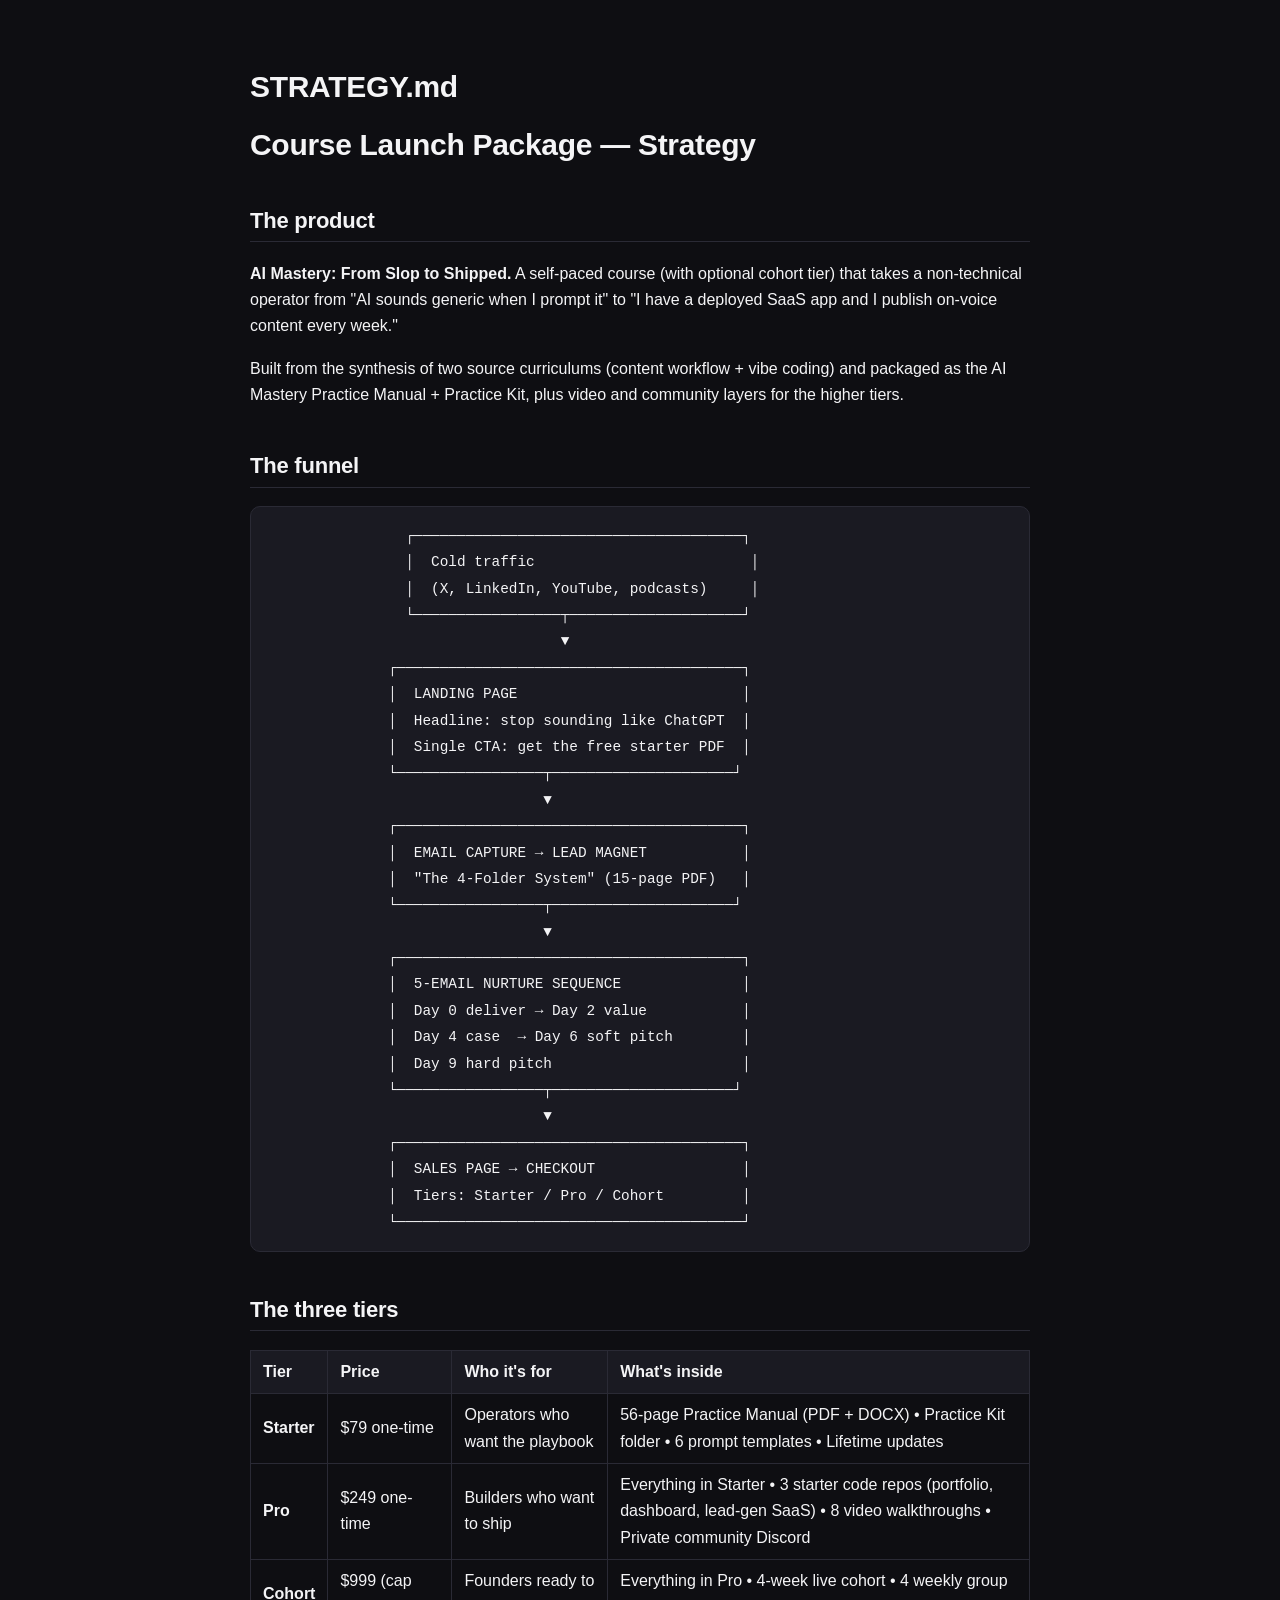
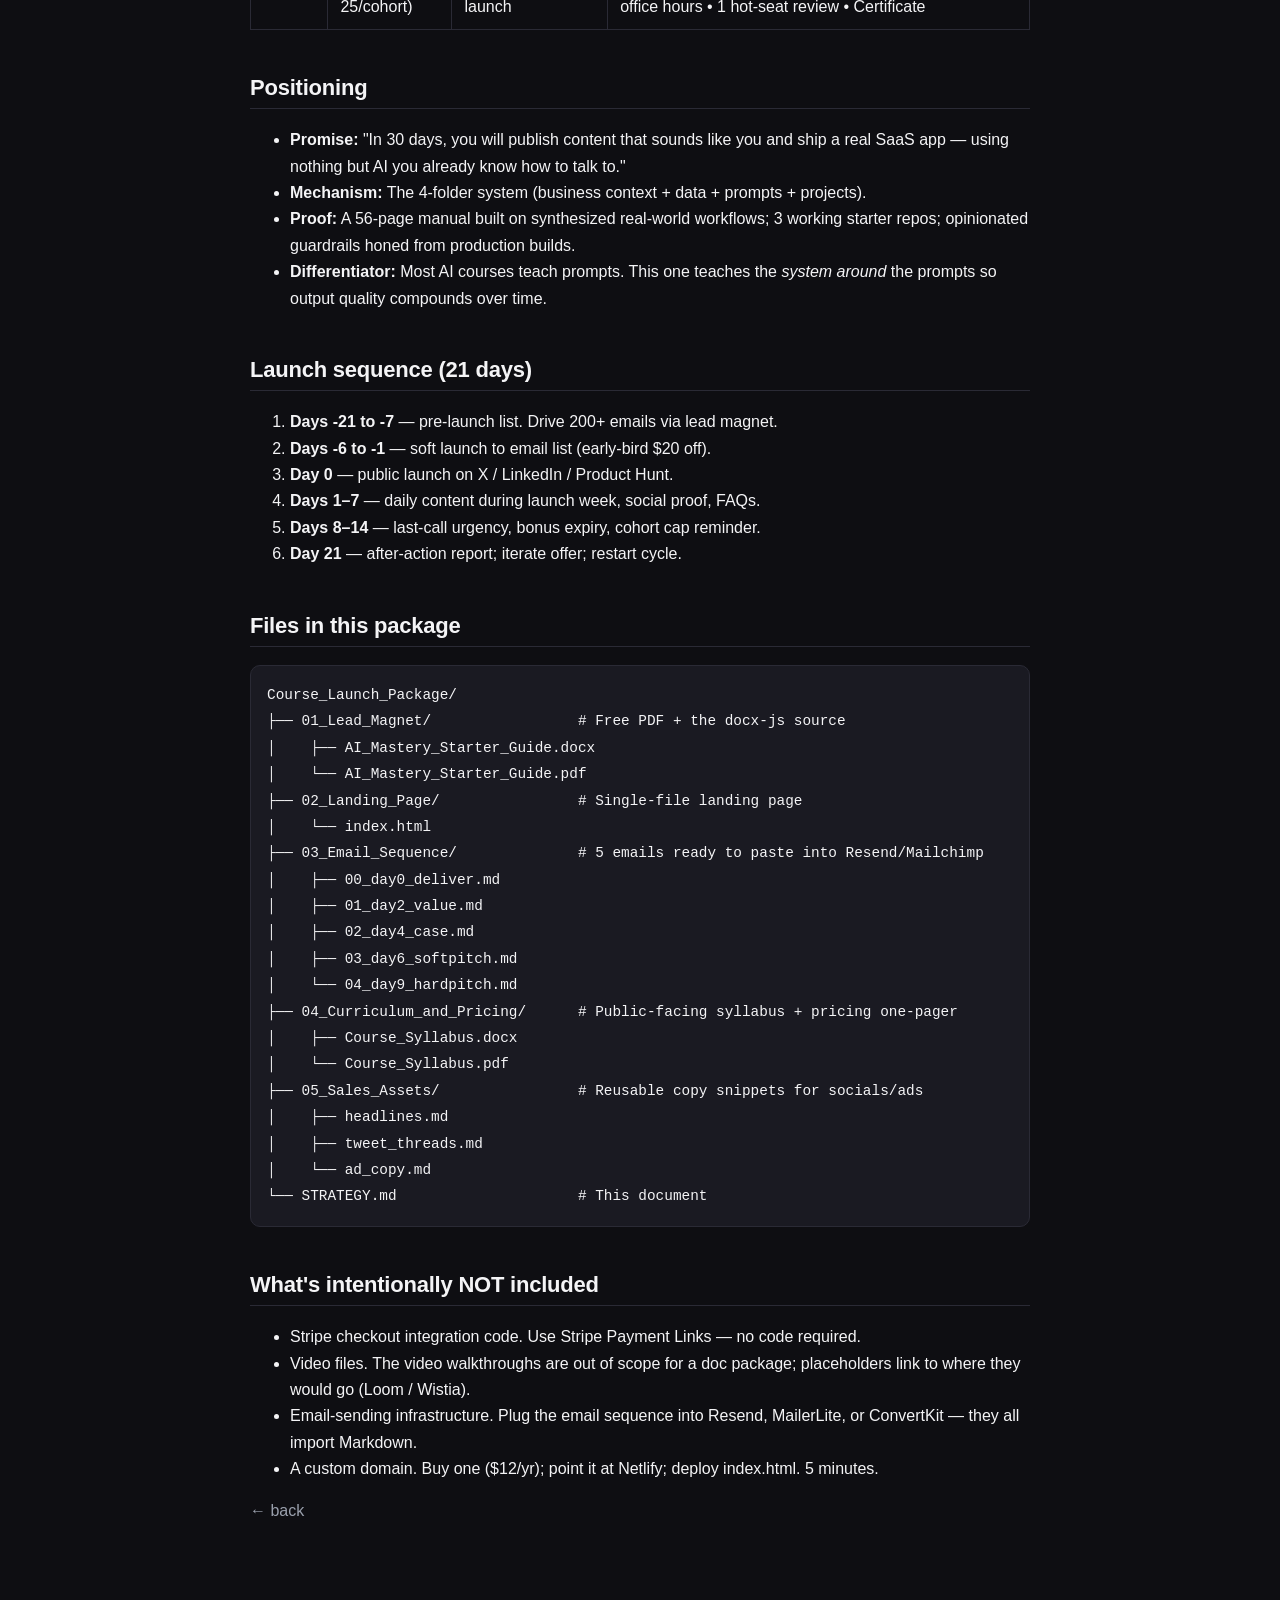
<file: launch-package/STRATEGY.html>
<!DOCTYPE html>
<html xmlns="http://www.w3.org/1999/xhtml" lang="" xml:lang="">
<head>
  <meta charset="utf-8" />
  <meta name="generator" content="pandoc" />
  <meta name="viewport" content="width=device-width, initial-scale=1.0, user-scalable=yes" />
  <title>STRATEGY.md</title>
  <style>
    /* Default styles provided by pandoc.
    ** See https://pandoc.org/MANUAL.html#variables-for-html for config info.
    */
    code{white-space: pre-wrap;}
    span.smallcaps{font-variant: small-caps;}
    div.columns{display: flex; gap: min(4vw, 1.5em);}
    div.column{flex: auto; overflow-x: auto;}
    div.hanging-indent{margin-left: 1.5em; text-indent: -1.5em;}
    /* The extra [class] is a hack that increases specificity enough to
       override a similar rule in reveal.js */
    ul.task-list[class]{list-style: none;}
    ul.task-list li input[type="checkbox"] {
      font-size: inherit;
      width: 0.8em;
      margin: 0 0.8em 0.2em -1.6em;
      vertical-align: middle;
    }
    .display.math{display: block; text-align: center; margin: 0.5rem auto;}
  </style>
  <link rel="stylesheet" href="assets/style.css" />
</head>
<body>
<header id="title-block-header">
<h1 class="title">STRATEGY.md</h1>
</header>
<h1 id="course-launch-package--strategy">Course Launch Package —
Strategy</h1>
<h2 id="the-product">The product</h2>
<p><strong>AI Mastery: From Slop to Shipped.</strong> A self-paced
course (with optional cohort tier) that takes a non-technical operator
from "AI sounds generic when I prompt it" to "I have a deployed SaaS app
and I publish on-voice content every week."</p>
<p>Built from the synthesis of two source curriculums (content workflow
+ vibe coding) and packaged as the AI Mastery Practice Manual + Practice
Kit, plus video and community layers for the higher tiers.</p>
<h2 id="the-funnel">The funnel</h2>
<pre><code>                ┌──────────────────────────────────────┐
                │  Cold traffic                         │
                │  (X, LinkedIn, YouTube, podcasts)     │
                └─────────────────┬────────────────────┘
                                  ▼
              ┌────────────────────────────────────────┐
              │  LANDING PAGE                          │
              │  Headline: stop sounding like ChatGPT  │
              │  Single CTA: get the free starter PDF  │
              └─────────────────┬─────────────────────┘
                                ▼
              ┌────────────────────────────────────────┐
              │  EMAIL CAPTURE → LEAD MAGNET           │
              │  &quot;The 4-Folder System&quot; (15-page PDF)   │
              └─────────────────┬─────────────────────┘
                                ▼
              ┌────────────────────────────────────────┐
              │  5-EMAIL NURTURE SEQUENCE              │
              │  Day 0 deliver → Day 2 value           │
              │  Day 4 case  → Day 6 soft pitch        │
              │  Day 9 hard pitch                      │
              └─────────────────┬─────────────────────┘
                                ▼
              ┌────────────────────────────────────────┐
              │  SALES PAGE → CHECKOUT                 │
              │  Tiers: Starter / Pro / Cohort         │
              └────────────────────────────────────────┘</code></pre>
<h2 id="the-three-tiers">The three tiers</h2>
<table>
<thead>
<tr>
<th>Tier</th>
<th>Price</th>
<th>Who it's for</th>
<th>What's inside</th>
</tr>
</thead>
<tbody>
<tr>
<td><strong>Starter</strong></td>
<td>$79 one-time</td>
<td>Operators who want the playbook</td>
<td>56-page Practice Manual (PDF + DOCX) • Practice Kit folder • 6
prompt templates • Lifetime updates</td>
</tr>
<tr>
<td><strong>Pro</strong></td>
<td>$249 one-time</td>
<td>Builders who want to ship</td>
<td>Everything in Starter • 3 starter code repos (portfolio, dashboard,
lead-gen SaaS) • 8 video walkthroughs • Private community Discord</td>
</tr>
<tr>
<td><strong>Cohort</strong></td>
<td>$999 (cap 25/cohort)</td>
<td>Founders ready to launch</td>
<td>Everything in Pro • 4-week live cohort • 4 weekly group office hours
• 1 hot-seat review • Certificate</td>
</tr>
</tbody>
</table>
<h2 id="positioning">Positioning</h2>
<ul>
<li><strong>Promise:</strong> "In 30 days, you will publish content that
sounds like you and ship a real SaaS app — using nothing but AI you
already know how to talk to."</li>
<li><strong>Mechanism:</strong> The 4-folder system (business context +
data + prompts + projects).</li>
<li><strong>Proof:</strong> A 56-page manual built on synthesized
real-world workflows; 3 working starter repos; opinionated guardrails
honed from production builds.</li>
<li><strong>Differentiator:</strong> Most AI courses teach prompts. This
one teaches the <em>system around</em> the prompts so output quality
compounds over time.</li>
</ul>
<h2 id="launch-sequence-21-days">Launch sequence (21 days)</h2>
<ol type="1">
<li><strong>Days -21 to -7</strong> — pre-launch list. Drive 200+ emails
via lead magnet.</li>
<li><strong>Days -6 to -1</strong> — soft launch to email list
(early-bird $20 off).</li>
<li><strong>Day 0</strong> — public launch on X / LinkedIn / Product
Hunt.</li>
<li><strong>Days 1–7</strong> — daily content during launch week, social
proof, FAQs.</li>
<li><strong>Days 8–14</strong> — last-call urgency, bonus expiry, cohort
cap reminder.</li>
<li><strong>Day 21</strong> — after-action report; iterate offer;
restart cycle.</li>
</ol>
<h2 id="files-in-this-package">Files in this package</h2>
<pre><code>Course_Launch_Package/
├── 01_Lead_Magnet/                 # Free PDF + the docx-js source
│    ├── AI_Mastery_Starter_Guide.docx
│    └── AI_Mastery_Starter_Guide.pdf
├── 02_Landing_Page/                # Single-file landing page
│    └── index.html
├── 03_Email_Sequence/              # 5 emails ready to paste into Resend/Mailchimp
│    ├── 00_day0_deliver.md
│    ├── 01_day2_value.md
│    ├── 02_day4_case.md
│    ├── 03_day6_softpitch.md
│    └── 04_day9_hardpitch.md
├── 04_Curriculum_and_Pricing/      # Public-facing syllabus + pricing one-pager
│    ├── Course_Syllabus.docx
│    └── Course_Syllabus.pdf
├── 05_Sales_Assets/                # Reusable copy snippets for socials/ads
│    ├── headlines.md
│    ├── tweet_threads.md
│    └── ad_copy.md
└── STRATEGY.md                     # This document</code></pre>
<h2 id="whats-intentionally-not-included">What's intentionally NOT
included</h2>
<ul>
<li>Stripe checkout integration code. Use Stripe Payment Links — no code
required.</li>
<li>Video files. The video walkthroughs are out of scope for a doc
package; placeholders link to where they would go (Loom / Wistia).</li>
<li>Email-sending infrastructure. Plug the email sequence into Resend,
MailerLite, or ConvertKit — they all import Markdown.</li>
<li>A custom domain. Buy one ($12/yr); point it at Netlify; deploy
index.html. 5 minutes.</li>
</ul>
<a class="back" href="javascript:history.back()">&larr; back</a></body>
</html>
</file>
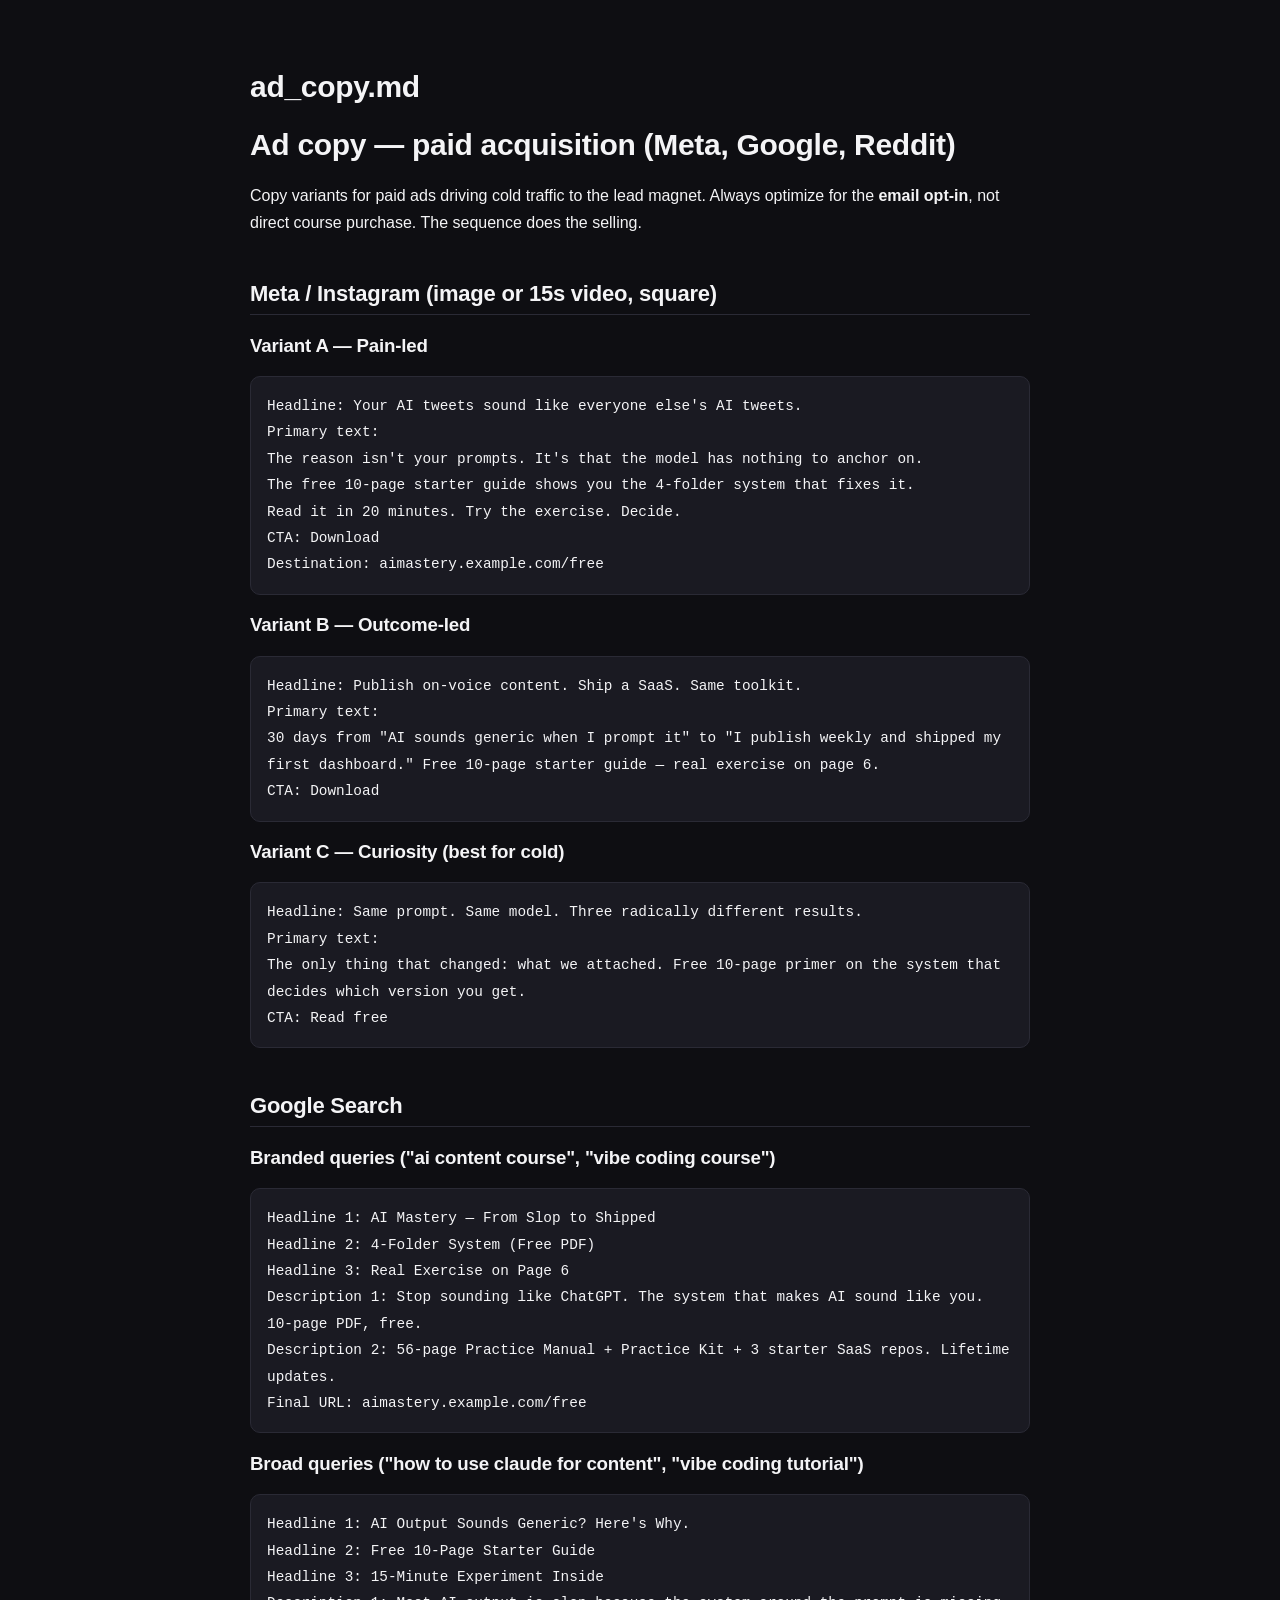
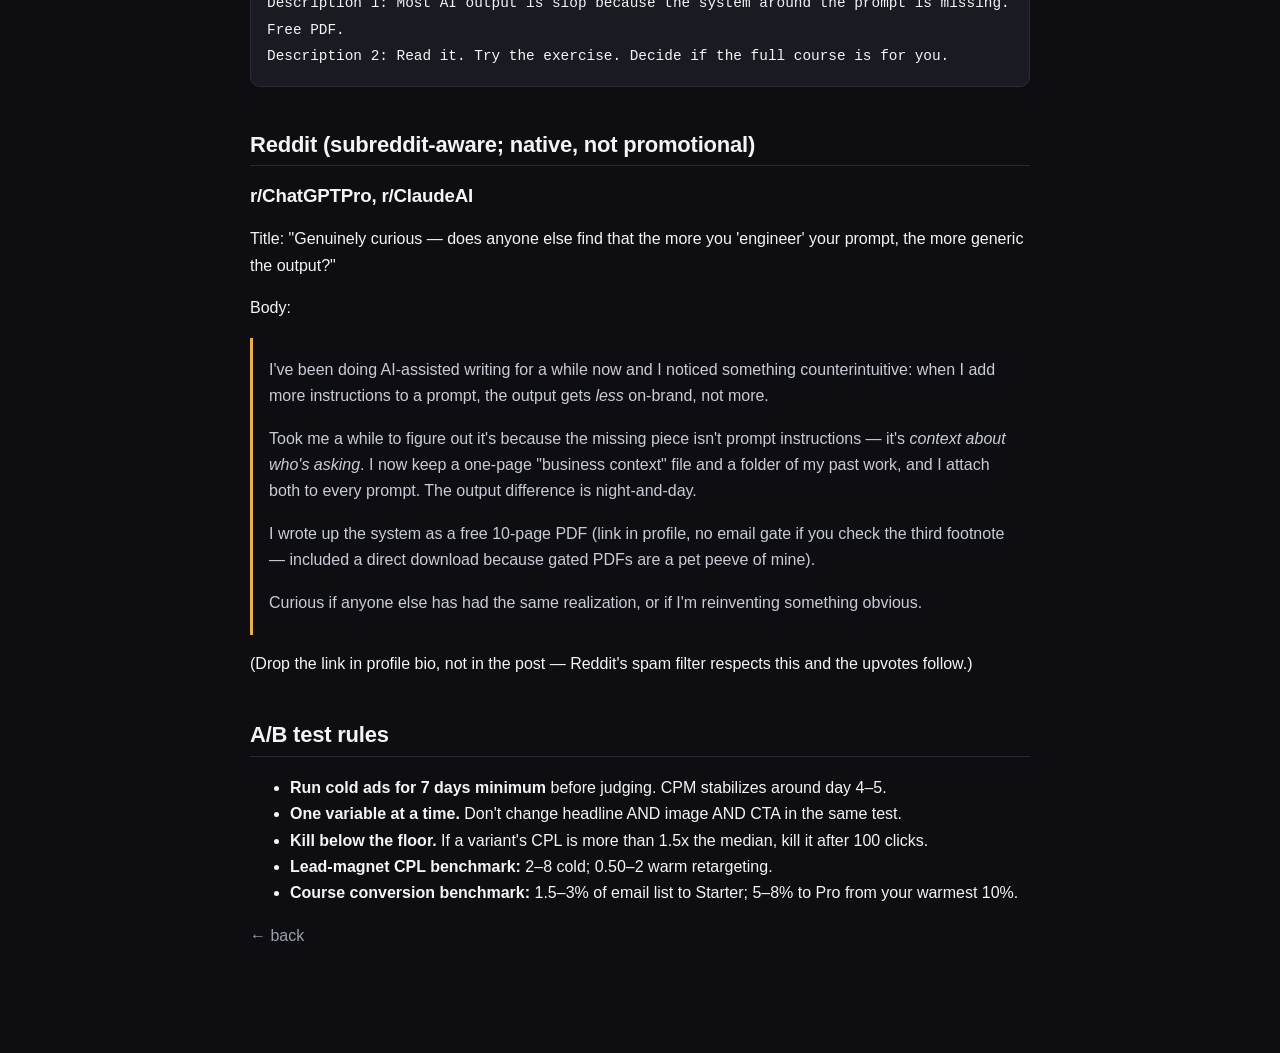
<file: launch-package/05_Sales_Assets/ad_copy.html>
<!DOCTYPE html>
<html xmlns="http://www.w3.org/1999/xhtml" lang="" xml:lang="">
<head>
  <meta charset="utf-8" />
  <meta name="generator" content="pandoc" />
  <meta name="viewport" content="width=device-width, initial-scale=1.0, user-scalable=yes" />
  <title>ad_copy.md</title>
  <style>
    /* Default styles provided by pandoc.
    ** See https://pandoc.org/MANUAL.html#variables-for-html for config info.
    */
    code{white-space: pre-wrap;}
    span.smallcaps{font-variant: small-caps;}
    div.columns{display: flex; gap: min(4vw, 1.5em);}
    div.column{flex: auto; overflow-x: auto;}
    div.hanging-indent{margin-left: 1.5em; text-indent: -1.5em;}
    /* The extra [class] is a hack that increases specificity enough to
       override a similar rule in reveal.js */
    ul.task-list[class]{list-style: none;}
    ul.task-list li input[type="checkbox"] {
      font-size: inherit;
      width: 0.8em;
      margin: 0 0.8em 0.2em -1.6em;
      vertical-align: middle;
    }
    .display.math{display: block; text-align: center; margin: 0.5rem auto;}
  </style>
  <link rel="stylesheet" href="../assets/style.css" />
</head>
<body>
<header id="title-block-header">
<h1 class="title">ad_copy.md</h1>
</header>
<h1 id="ad-copy--paid-acquisition-meta-google-reddit">Ad copy — paid
acquisition (Meta, Google, Reddit)</h1>
<p>Copy variants for paid ads driving cold traffic to the lead magnet.
Always optimize for the <strong>email opt-in</strong>, not direct course
purchase. The sequence does the selling.</p>
<h2 id="meta--instagram-image-or-15s-video-square">Meta / Instagram
(image or 15s video, square)</h2>
<h3 id="variant-a--pain-led">Variant A — Pain-led</h3>
<pre><code>Headline: Your AI tweets sound like everyone else&#39;s AI tweets.
Primary text:
The reason isn&#39;t your prompts. It&#39;s that the model has nothing to anchor on.
The free 10-page starter guide shows you the 4-folder system that fixes it.
Read it in 20 minutes. Try the exercise. Decide.
CTA: Download
Destination: aimastery.example.com/free</code></pre>
<h3 id="variant-b--outcome-led">Variant B — Outcome-led</h3>
<pre><code>Headline: Publish on-voice content. Ship a SaaS. Same toolkit.
Primary text:
30 days from &quot;AI sounds generic when I prompt it&quot; to &quot;I publish weekly and shipped my first dashboard.&quot; Free 10-page starter guide — real exercise on page 6.
CTA: Download</code></pre>
<h3 id="variant-c--curiosity-best-for-cold">Variant C — Curiosity (best
for cold)</h3>
<pre><code>Headline: Same prompt. Same model. Three radically different results.
Primary text:
The only thing that changed: what we attached. Free 10-page primer on the system that decides which version you get.
CTA: Read free</code></pre>
<h2 id="google-search">Google Search</h2>
<h3 id="branded-queries-ai-content-course-vibe-coding-course">Branded
queries ("ai content course", "vibe coding course")</h3>
<pre><code>Headline 1: AI Mastery — From Slop to Shipped
Headline 2: 4-Folder System (Free PDF)
Headline 3: Real Exercise on Page 6
Description 1: Stop sounding like ChatGPT. The system that makes AI sound like you. 10-page PDF, free.
Description 2: 56-page Practice Manual + Practice Kit + 3 starter SaaS repos. Lifetime updates.
Final URL: aimastery.example.com/free</code></pre>
<h3
id="broad-queries-how-to-use-claude-for-content-vibe-coding-tutorial">Broad
queries ("how to use claude for content", "vibe coding tutorial")</h3>
<pre><code>Headline 1: AI Output Sounds Generic? Here&#39;s Why.
Headline 2: Free 10-Page Starter Guide
Headline 3: 15-Minute Experiment Inside
Description 1: Most AI output is slop because the system around the prompt is missing. Free PDF.
Description 2: Read it. Try the exercise. Decide if the full course is for you.</code></pre>
<h2 id="reddit-subreddit-aware-native-not-promotional">Reddit
(subreddit-aware; native, not promotional)</h2>
<h3 id="rchatgptpro-rclaudeai">r/ChatGPTPro, r/ClaudeAI</h3>
<p>Title: "Genuinely curious — does anyone else find that the more you
'engineer' your prompt, the more generic the output?"</p>
<p>Body:</p>
<blockquote>
<p>I've been doing AI-assisted writing for a while now and I noticed
something counterintuitive: when I add more instructions to a prompt,
the output gets <em>less</em> on-brand, not more.</p>
<p>Took me a while to figure out it's because the missing piece isn't
prompt instructions — it's <em>context about who's asking</em>. I now
keep a one-page "business context" file and a folder of my past work,
and I attach both to every prompt. The output difference is
night-and-day.</p>
<p>I wrote up the system as a free 10-page PDF (link in profile, no
email gate if you check the third footnote — included a direct download
because gated PDFs are a pet peeve of mine).</p>
<p>Curious if anyone else has had the same realization, or if I'm
reinventing something obvious.</p>
</blockquote>
<p>(Drop the link in profile bio, not in the post — Reddit's spam filter
respects this and the upvotes follow.)</p>
<h2 id="ab-test-rules">A/B test rules</h2>
<ul>
<li><strong>Run cold ads for 7 days minimum</strong> before judging. CPM
stabilizes around day 4–5.</li>
<li><strong>One variable at a time.</strong> Don't change headline AND
image AND CTA in the same test.</li>
<li><strong>Kill below the floor.</strong> If a variant's CPL is more
than 1.5x the median, kill it after 100 clicks.</li>
<li><strong>Lead-magnet CPL benchmark:</strong> <span
class="math inline">2–</span>8 cold; <span
class="math inline">0.50–</span>2 warm retargeting.</li>
<li><strong>Course conversion benchmark:</strong> 1.5–3% of email list
to Starter; 5–8% to Pro from your warmest 10%.</li>
</ul>
<a class="back" href="javascript:history.back()">&larr; back</a></body>
</html>
</file>
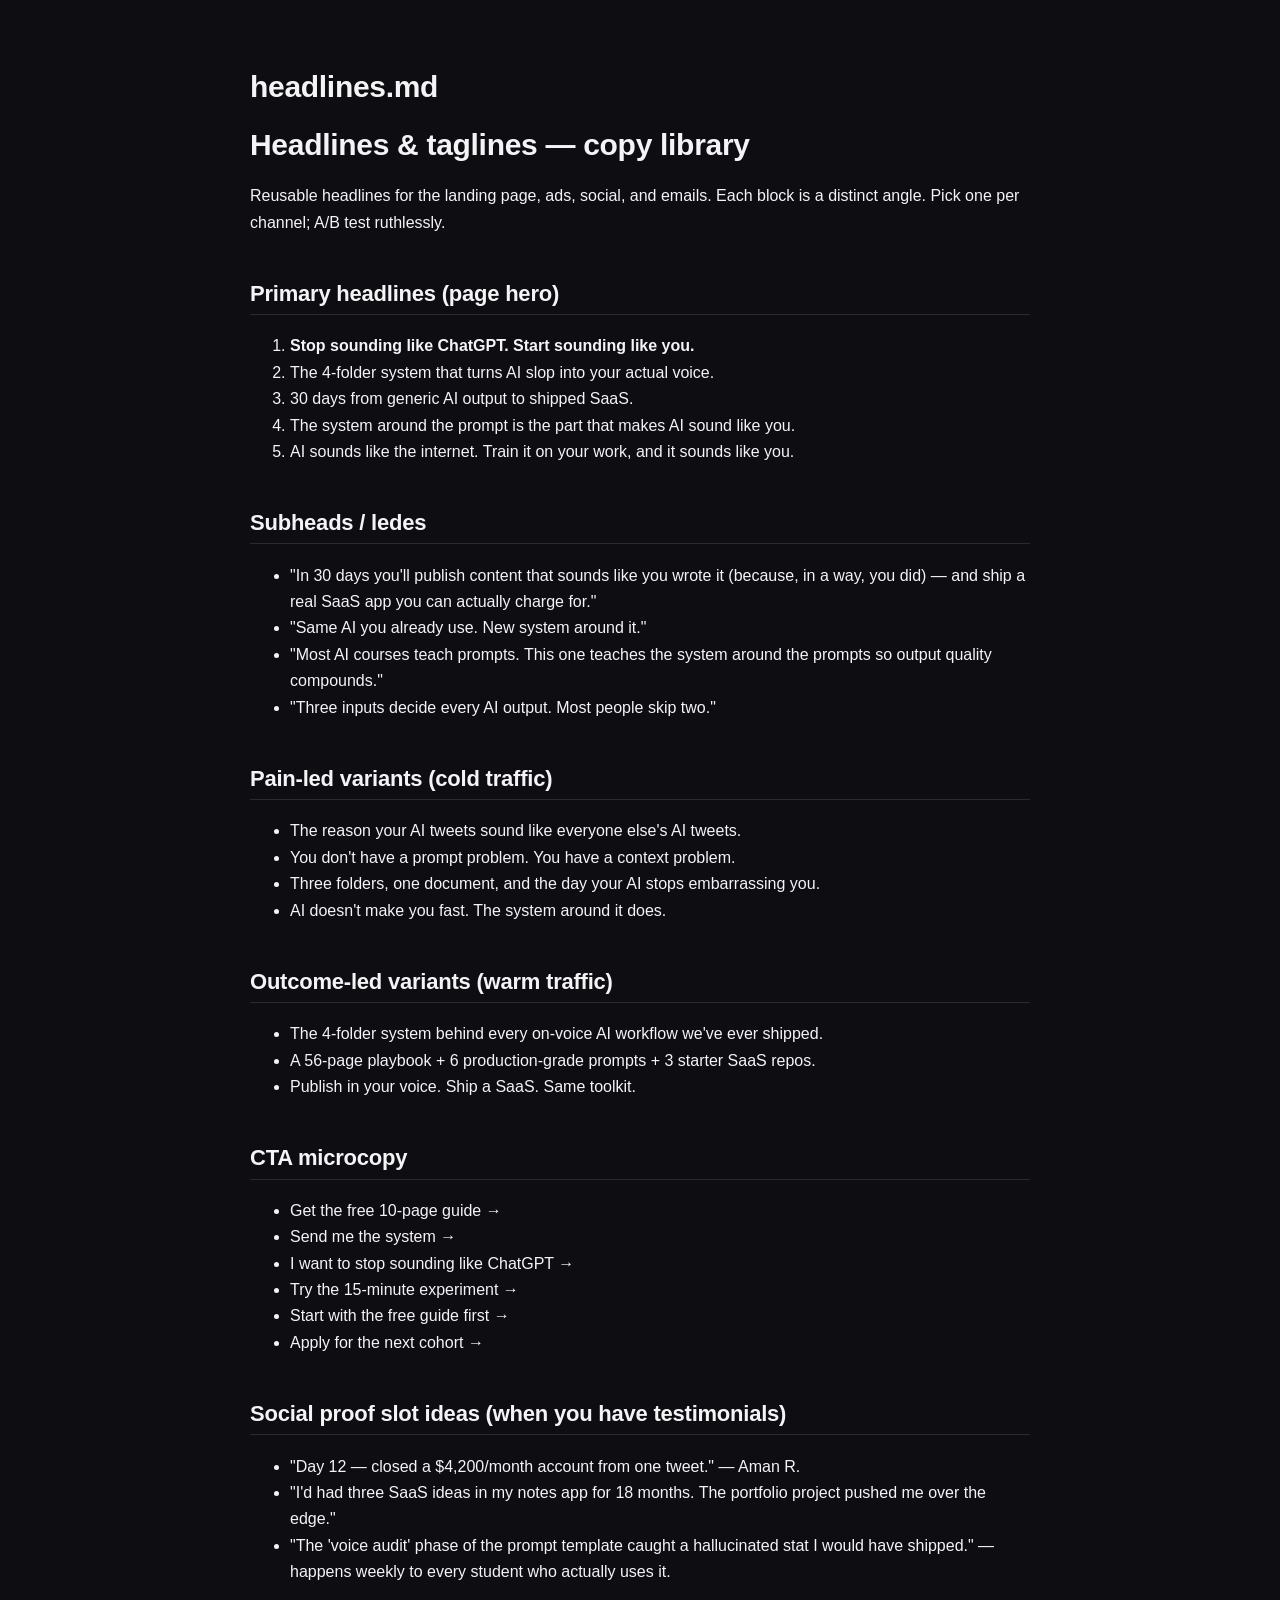
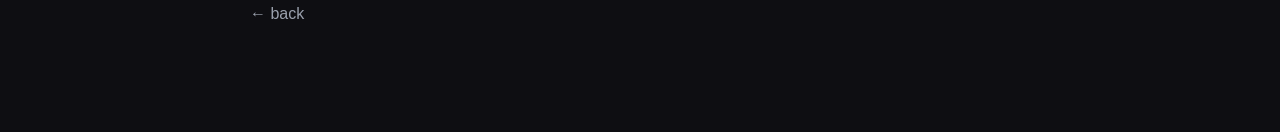
<file: launch-package/05_Sales_Assets/headlines.html>
<!DOCTYPE html>
<html xmlns="http://www.w3.org/1999/xhtml" lang="" xml:lang="">
<head>
  <meta charset="utf-8" />
  <meta name="generator" content="pandoc" />
  <meta name="viewport" content="width=device-width, initial-scale=1.0, user-scalable=yes" />
  <title>headlines.md</title>
  <style>
    /* Default styles provided by pandoc.
    ** See https://pandoc.org/MANUAL.html#variables-for-html for config info.
    */
    code{white-space: pre-wrap;}
    span.smallcaps{font-variant: small-caps;}
    div.columns{display: flex; gap: min(4vw, 1.5em);}
    div.column{flex: auto; overflow-x: auto;}
    div.hanging-indent{margin-left: 1.5em; text-indent: -1.5em;}
    /* The extra [class] is a hack that increases specificity enough to
       override a similar rule in reveal.js */
    ul.task-list[class]{list-style: none;}
    ul.task-list li input[type="checkbox"] {
      font-size: inherit;
      width: 0.8em;
      margin: 0 0.8em 0.2em -1.6em;
      vertical-align: middle;
    }
    .display.math{display: block; text-align: center; margin: 0.5rem auto;}
  </style>
  <link rel="stylesheet" href="../assets/style.css" />
</head>
<body>
<header id="title-block-header">
<h1 class="title">headlines.md</h1>
</header>
<h1 id="headlines--taglines--copy-library">Headlines &amp; taglines —
copy library</h1>
<p>Reusable headlines for the landing page, ads, social, and emails.
Each block is a distinct angle. Pick one per channel; A/B test
ruthlessly.</p>
<h2 id="primary-headlines-page-hero">Primary headlines (page hero)</h2>
<ol type="1">
<li><strong>Stop sounding like ChatGPT. Start sounding like
you.</strong></li>
<li>The 4-folder system that turns AI slop into your actual voice.</li>
<li>30 days from generic AI output to shipped SaaS.</li>
<li>The system around the prompt is the part that makes AI sound like
you.</li>
<li>AI sounds like the internet. Train it on your work, and it sounds
like you.</li>
</ol>
<h2 id="subheads--ledes">Subheads / ledes</h2>
<ul>
<li>"In 30 days you'll publish content that sounds like you wrote it
(because, in a way, you did) — and ship a real SaaS app you can actually
charge for."</li>
<li>"Same AI you already use. New system around it."</li>
<li>"Most AI courses teach prompts. This one teaches the system around
the prompts so output quality compounds."</li>
<li>"Three inputs decide every AI output. Most people skip two."</li>
</ul>
<h2 id="pain-led-variants-cold-traffic">Pain-led variants (cold
traffic)</h2>
<ul>
<li>The reason your AI tweets sound like everyone else's AI tweets.</li>
<li>You don't have a prompt problem. You have a context problem.</li>
<li>Three folders, one document, and the day your AI stops embarrassing
you.</li>
<li>AI doesn't make you fast. The system around it does.</li>
</ul>
<h2 id="outcome-led-variants-warm-traffic">Outcome-led variants (warm
traffic)</h2>
<ul>
<li>The 4-folder system behind every on-voice AI workflow we've ever
shipped.</li>
<li>A 56-page playbook + 6 production-grade prompts + 3 starter SaaS
repos.</li>
<li>Publish in your voice. Ship a SaaS. Same toolkit.</li>
</ul>
<h2 id="cta-microcopy">CTA microcopy</h2>
<ul>
<li>Get the free 10-page guide →</li>
<li>Send me the system →</li>
<li>I want to stop sounding like ChatGPT →</li>
<li>Try the 15-minute experiment →</li>
<li>Start with the free guide first →</li>
<li>Apply for the next cohort →</li>
</ul>
<h2 id="social-proof-slot-ideas-when-you-have-testimonials">Social proof
slot ideas (when you have testimonials)</h2>
<ul>
<li>"Day 12 — closed a $4,200/month account from one tweet." — Aman
R.</li>
<li>"I'd had three SaaS ideas in my notes app for 18 months. The
portfolio project pushed me over the edge."</li>
<li>"The 'voice audit' phase of the prompt template caught a
hallucinated stat I would have shipped." — happens weekly to every
student who actually uses it.</li>
</ul>
<a class="back" href="javascript:history.back()">&larr; back</a></body>
</html>
</file>
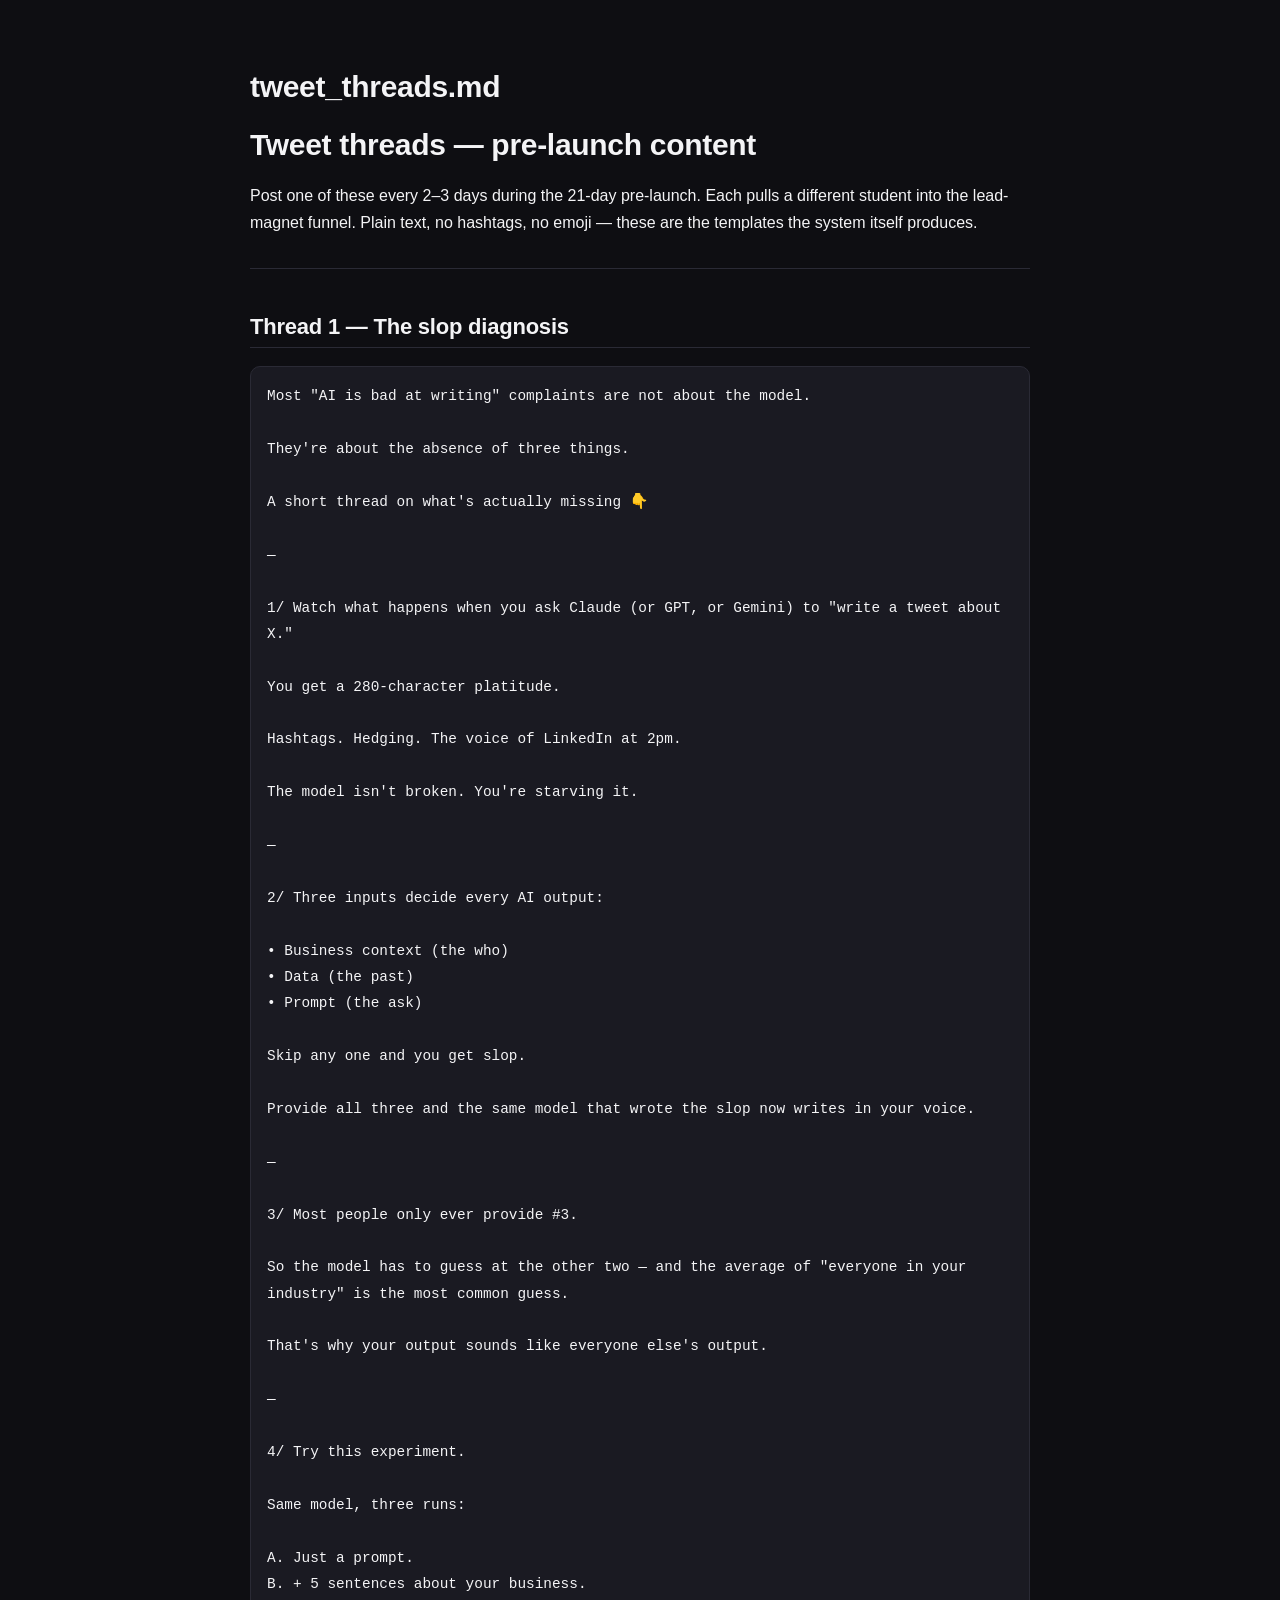
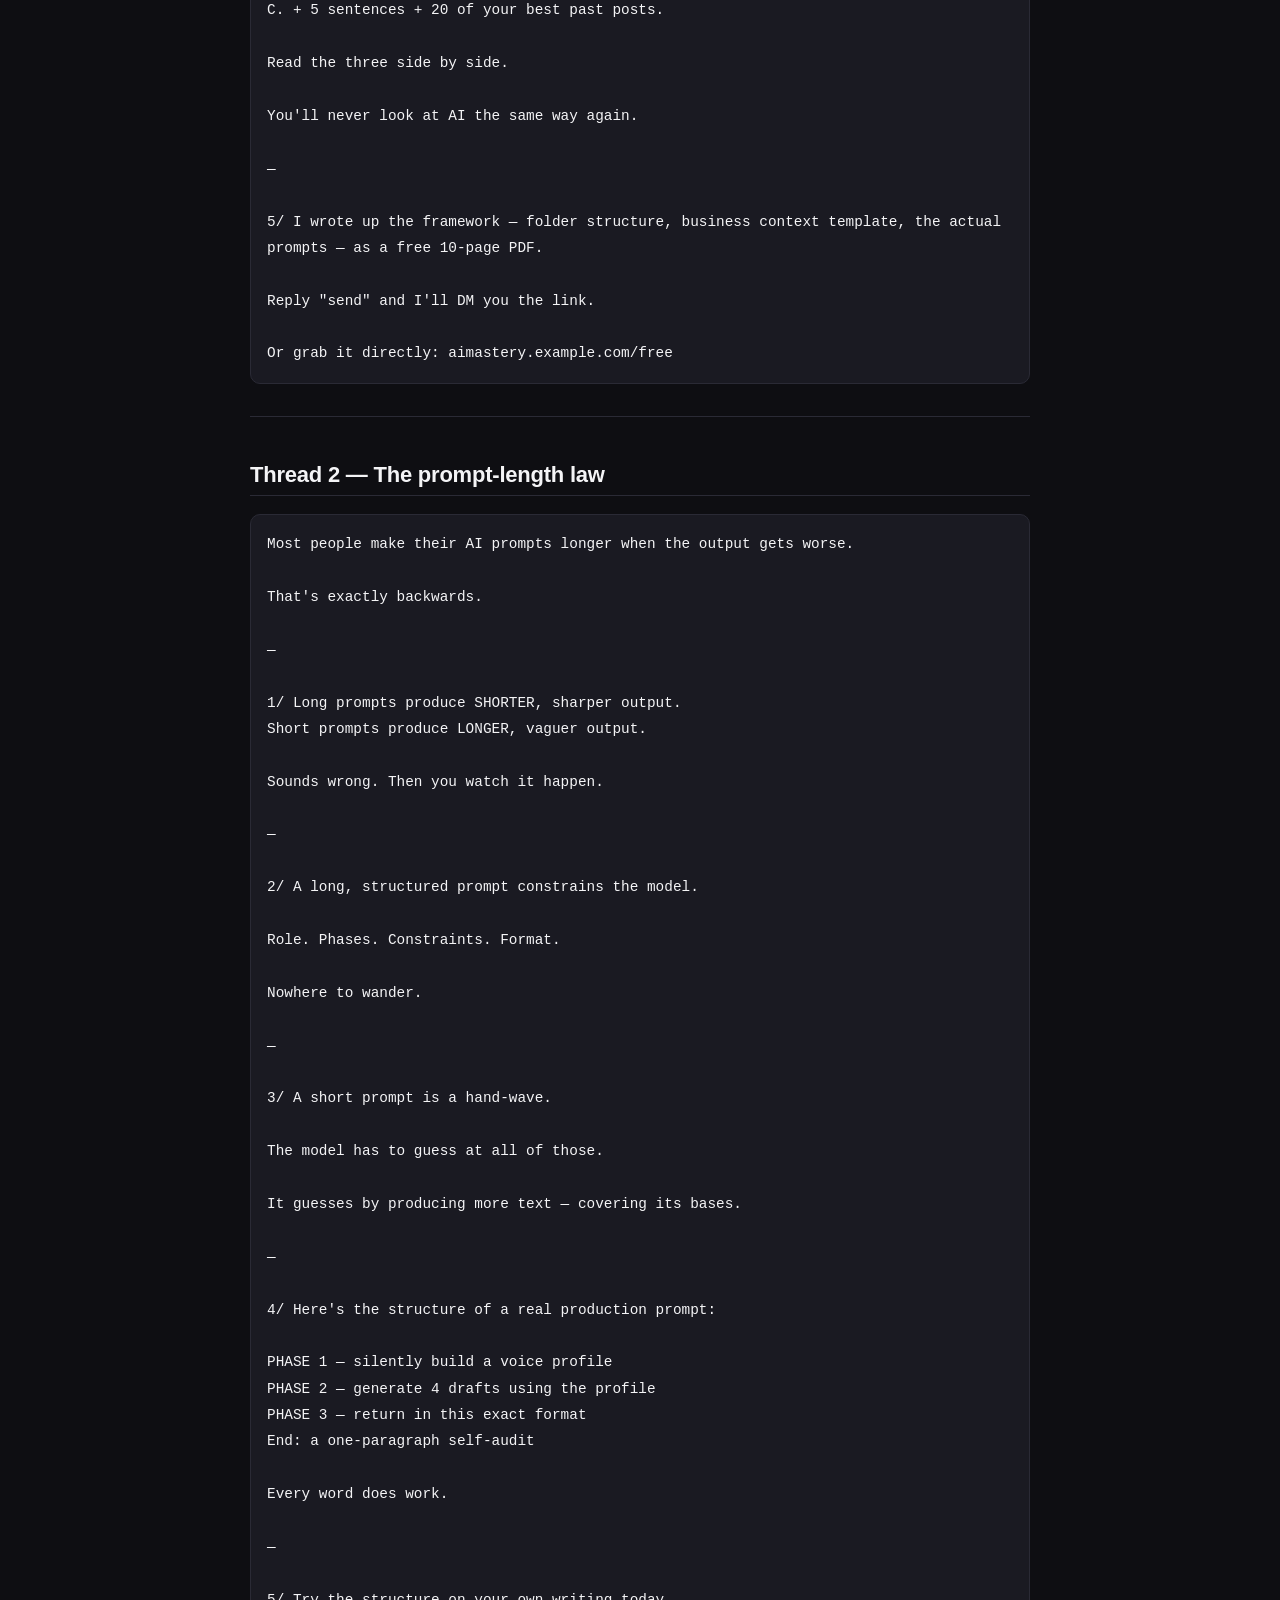
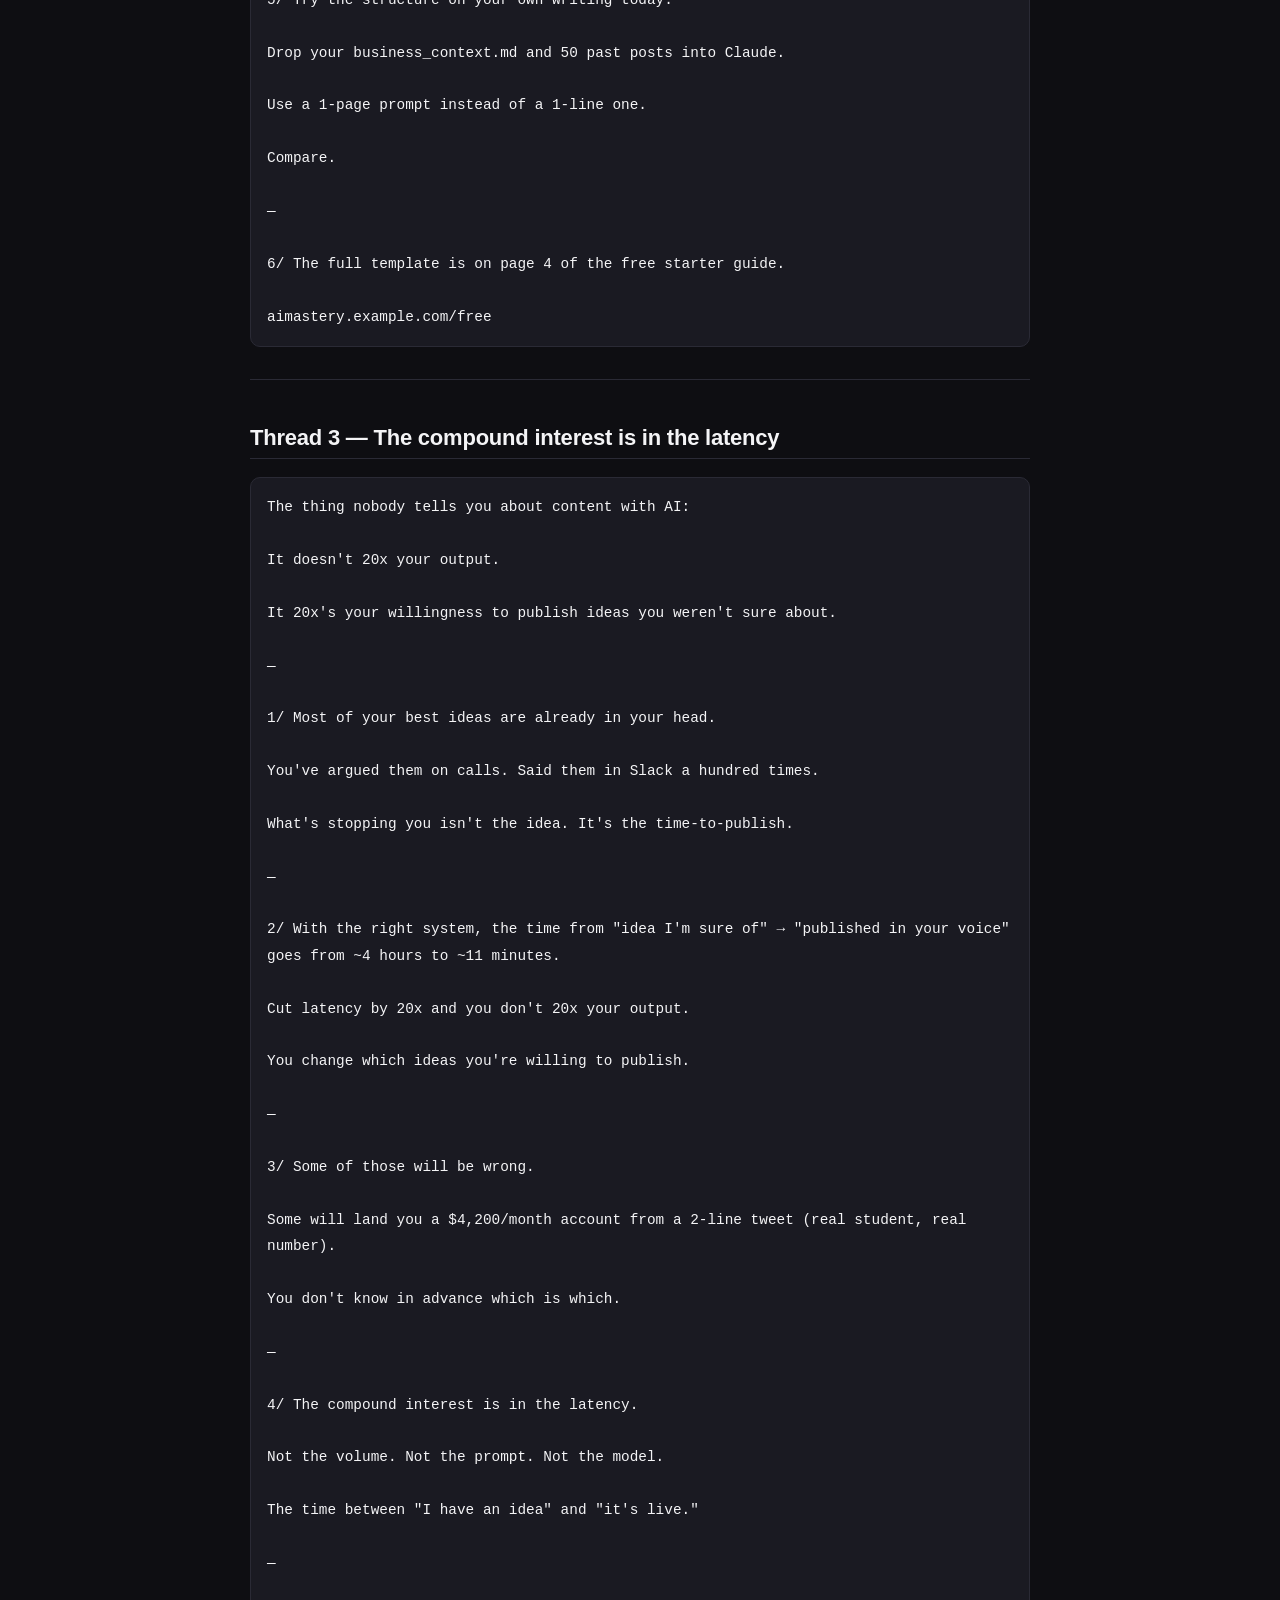
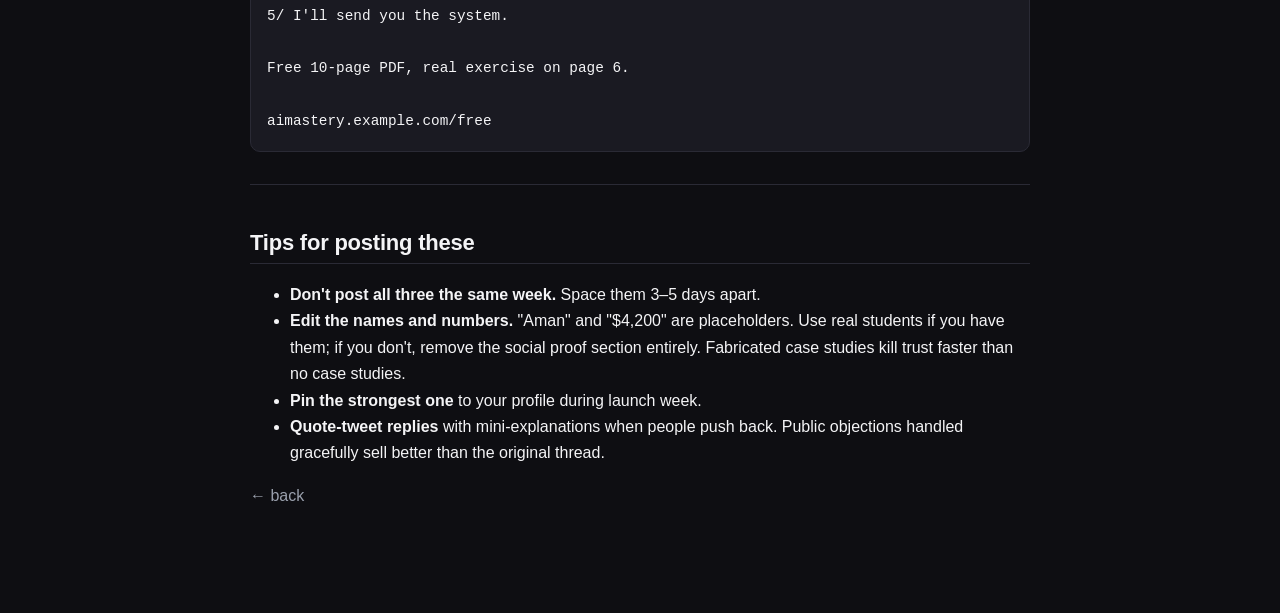
<file: launch-package/05_Sales_Assets/tweet_threads.html>
<!DOCTYPE html>
<html xmlns="http://www.w3.org/1999/xhtml" lang="" xml:lang="">
<head>
  <meta charset="utf-8" />
  <meta name="generator" content="pandoc" />
  <meta name="viewport" content="width=device-width, initial-scale=1.0, user-scalable=yes" />
  <title>tweet_threads.md</title>
  <style>
    /* Default styles provided by pandoc.
    ** See https://pandoc.org/MANUAL.html#variables-for-html for config info.
    */
    code{white-space: pre-wrap;}
    span.smallcaps{font-variant: small-caps;}
    div.columns{display: flex; gap: min(4vw, 1.5em);}
    div.column{flex: auto; overflow-x: auto;}
    div.hanging-indent{margin-left: 1.5em; text-indent: -1.5em;}
    /* The extra [class] is a hack that increases specificity enough to
       override a similar rule in reveal.js */
    ul.task-list[class]{list-style: none;}
    ul.task-list li input[type="checkbox"] {
      font-size: inherit;
      width: 0.8em;
      margin: 0 0.8em 0.2em -1.6em;
      vertical-align: middle;
    }
    .display.math{display: block; text-align: center; margin: 0.5rem auto;}
  </style>
  <link rel="stylesheet" href="../assets/style.css" />
</head>
<body>
<header id="title-block-header">
<h1 class="title">tweet_threads.md</h1>
</header>
<h1 id="tweet-threads--pre-launch-content">Tweet threads — pre-launch
content</h1>
<p>Post one of these every 2–3 days during the 21-day pre-launch. Each
pulls a different student into the lead-magnet funnel. Plain text, no
hashtags, no emoji — these are the templates the system itself
produces.</p>
<hr />
<h2 id="thread-1--the-slop-diagnosis">Thread 1 — The slop diagnosis</h2>
<pre><code>Most &quot;AI is bad at writing&quot; complaints are not about the model.

They&#39;re about the absence of three things.

A short thread on what&#39;s actually missing 👇

—

1/ Watch what happens when you ask Claude (or GPT, or Gemini) to &quot;write a tweet about X.&quot;

You get a 280-character platitude.

Hashtags. Hedging. The voice of LinkedIn at 2pm.

The model isn&#39;t broken. You&#39;re starving it.

—

2/ Three inputs decide every AI output:

• Business context (the who)
• Data (the past)
• Prompt (the ask)

Skip any one and you get slop.

Provide all three and the same model that wrote the slop now writes in your voice.

—

3/ Most people only ever provide #3.

So the model has to guess at the other two — and the average of &quot;everyone in your industry&quot; is the most common guess.

That&#39;s why your output sounds like everyone else&#39;s output.

—

4/ Try this experiment.

Same model, three runs:

A. Just a prompt.
B. + 5 sentences about your business.
C. + 5 sentences + 20 of your best past posts.

Read the three side by side.

You&#39;ll never look at AI the same way again.

—

5/ I wrote up the framework — folder structure, business context template, the actual prompts — as a free 10-page PDF.

Reply &quot;send&quot; and I&#39;ll DM you the link.

Or grab it directly: aimastery.example.com/free</code></pre>
<hr />
<h2 id="thread-2--the-prompt-length-law">Thread 2 — The prompt-length
law</h2>
<pre><code>Most people make their AI prompts longer when the output gets worse.

That&#39;s exactly backwards.

—

1/ Long prompts produce SHORTER, sharper output.
Short prompts produce LONGER, vaguer output.

Sounds wrong. Then you watch it happen.

—

2/ A long, structured prompt constrains the model.

Role. Phases. Constraints. Format.

Nowhere to wander.

—

3/ A short prompt is a hand-wave.

The model has to guess at all of those.

It guesses by producing more text — covering its bases.

—

4/ Here&#39;s the structure of a real production prompt:

PHASE 1 — silently build a voice profile
PHASE 2 — generate 4 drafts using the profile
PHASE 3 — return in this exact format
End: a one-paragraph self-audit

Every word does work.

—

5/ Try the structure on your own writing today.

Drop your business_context.md and 50 past posts into Claude.

Use a 1-page prompt instead of a 1-line one.

Compare.

—

6/ The full template is on page 4 of the free starter guide.

aimastery.example.com/free</code></pre>
<hr />
<h2 id="thread-3--the-compound-interest-is-in-the-latency">Thread 3 —
The compound interest is in the latency</h2>
<pre><code>The thing nobody tells you about content with AI:

It doesn&#39;t 20x your output.

It 20x&#39;s your willingness to publish ideas you weren&#39;t sure about.

—

1/ Most of your best ideas are already in your head.

You&#39;ve argued them on calls. Said them in Slack a hundred times.

What&#39;s stopping you isn&#39;t the idea. It&#39;s the time-to-publish.

—

2/ With the right system, the time from &quot;idea I&#39;m sure of&quot; → &quot;published in your voice&quot; goes from ~4 hours to ~11 minutes.

Cut latency by 20x and you don&#39;t 20x your output.

You change which ideas you&#39;re willing to publish.

—

3/ Some of those will be wrong.

Some will land you a $4,200/month account from a 2-line tweet (real student, real number).

You don&#39;t know in advance which is which.

—

4/ The compound interest is in the latency.

Not the volume. Not the prompt. Not the model.

The time between &quot;I have an idea&quot; and &quot;it&#39;s live.&quot;

—

5/ I&#39;ll send you the system.

Free 10-page PDF, real exercise on page 6.

aimastery.example.com/free</code></pre>
<hr />
<h2 id="tips-for-posting-these">Tips for posting these</h2>
<ul>
<li><strong>Don't post all three the same week.</strong> Space them 3–5
days apart.</li>
<li><strong>Edit the names and numbers.</strong> "Aman" and "$4,200" are
placeholders. Use real students if you have them; if you don't, remove
the social proof section entirely. Fabricated case studies kill trust
faster than no case studies.</li>
<li><strong>Pin the strongest one</strong> to your profile during launch
week.</li>
<li><strong>Quote-tweet replies</strong> with mini-explanations when
people push back. Public objections handled gracefully sell better than
the original thread.</li>
</ul>
<a class="back" href="javascript:history.back()">&larr; back</a></body>
</html>
</file>
<file: launch-package/assets/style.css>
body{max-width:780px;margin:0 auto;padding:48px 22px 80px;background:#0e0e12;color:#f4f4f6;font:16px/1.65 -apple-system,BlinkMacSystemFont,"Segoe UI",Roboto,Helvetica,Arial,sans-serif}
a{color:#e8b04b}h1,h2,h3{letter-spacing:-.01em;line-height:1.25}h1{font-size:30px}h2{font-size:22px;margin-top:2em;border-bottom:1px solid #2a2a35;padding-bottom:.3em}
code{background:#1a1a22;padding:.15em .4em;border-radius:5px;font-size:.9em}pre{background:#1a1a22;border:1px solid #2a2a35;border-radius:10px;padding:16px;overflow:auto}pre code{background:none;padding:0}
table{border-collapse:collapse;width:100%}th,td{border:1px solid #2a2a35;padding:8px 12px;text-align:left}th{background:#1a1a22}
blockquote{border-left:3px solid #e8b04b;margin:1em 0;padding:.2em 1em;color:#c7ccd6}hr{border:none;border-top:1px solid #2a2a35;margin:2em 0}
.back{display:inline-block;margin-bottom:24px;color:#9aa0ad;text-decoration:none}
</file>
